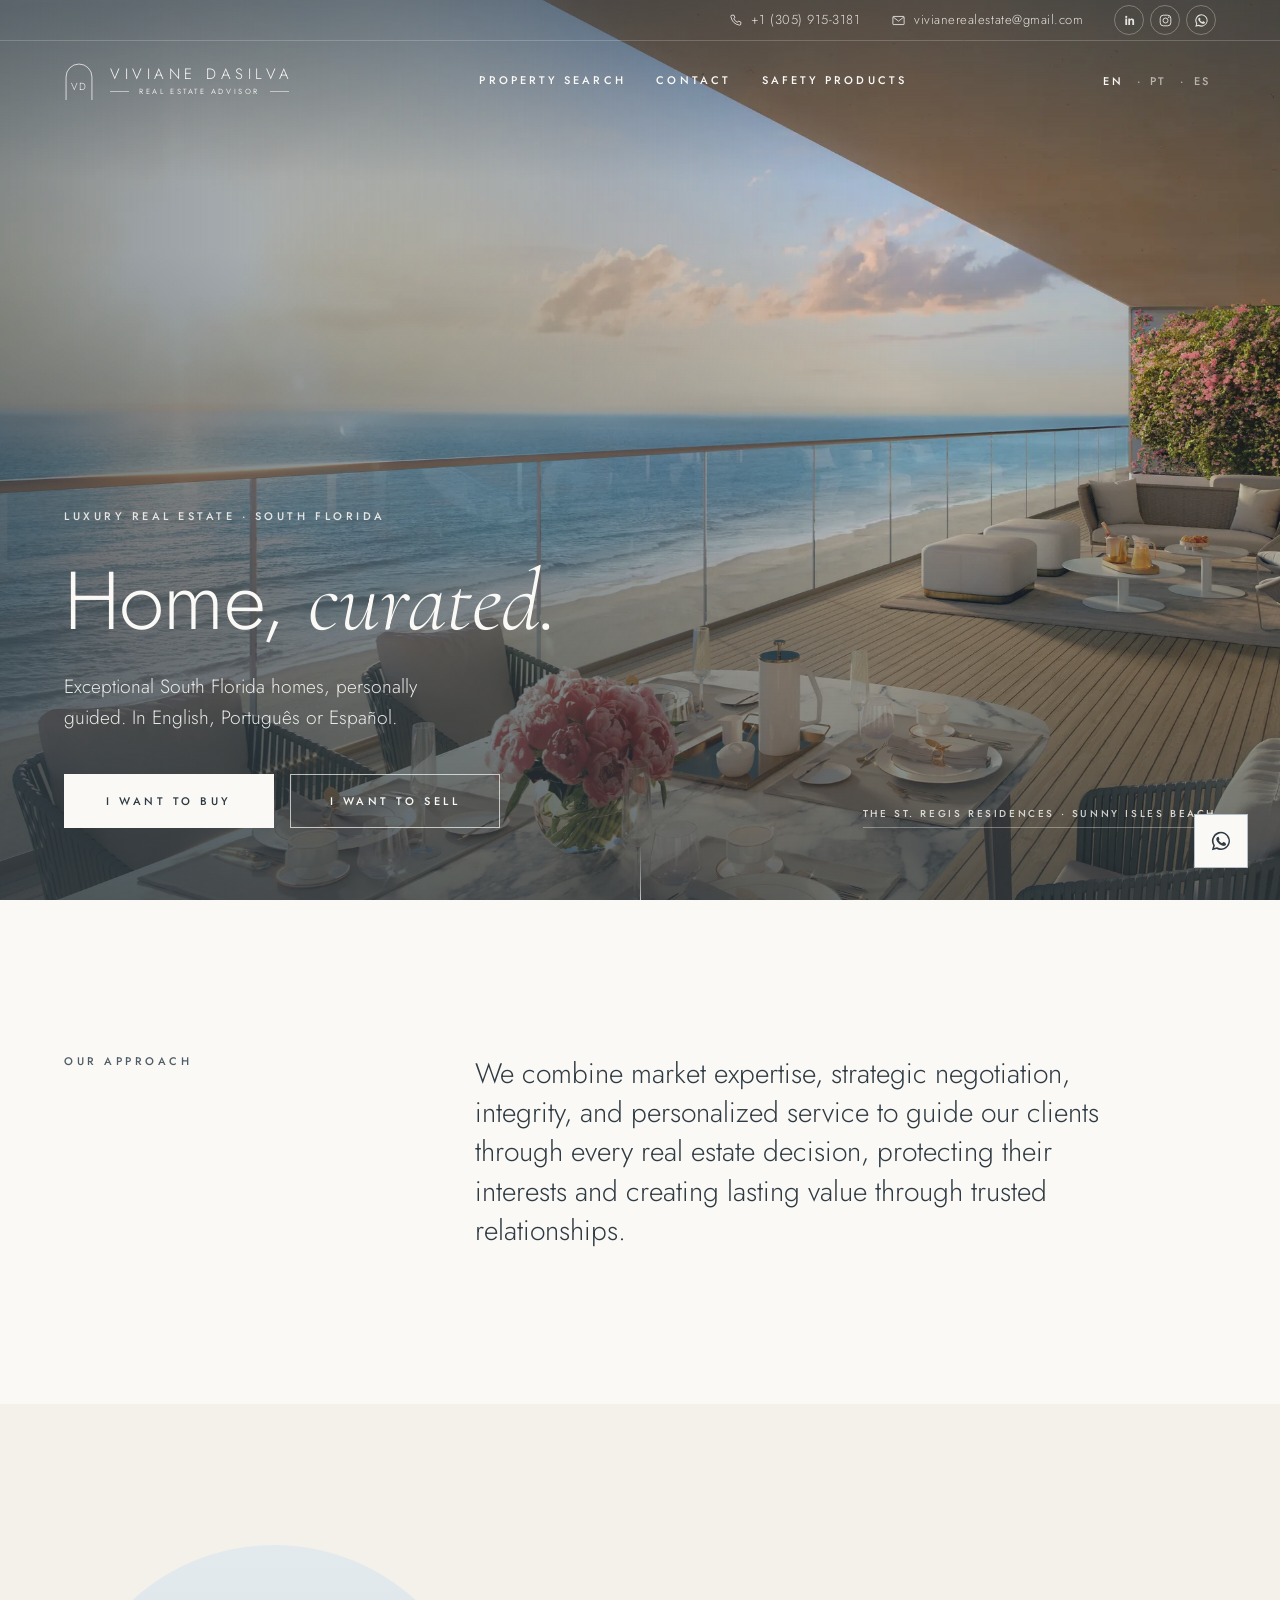
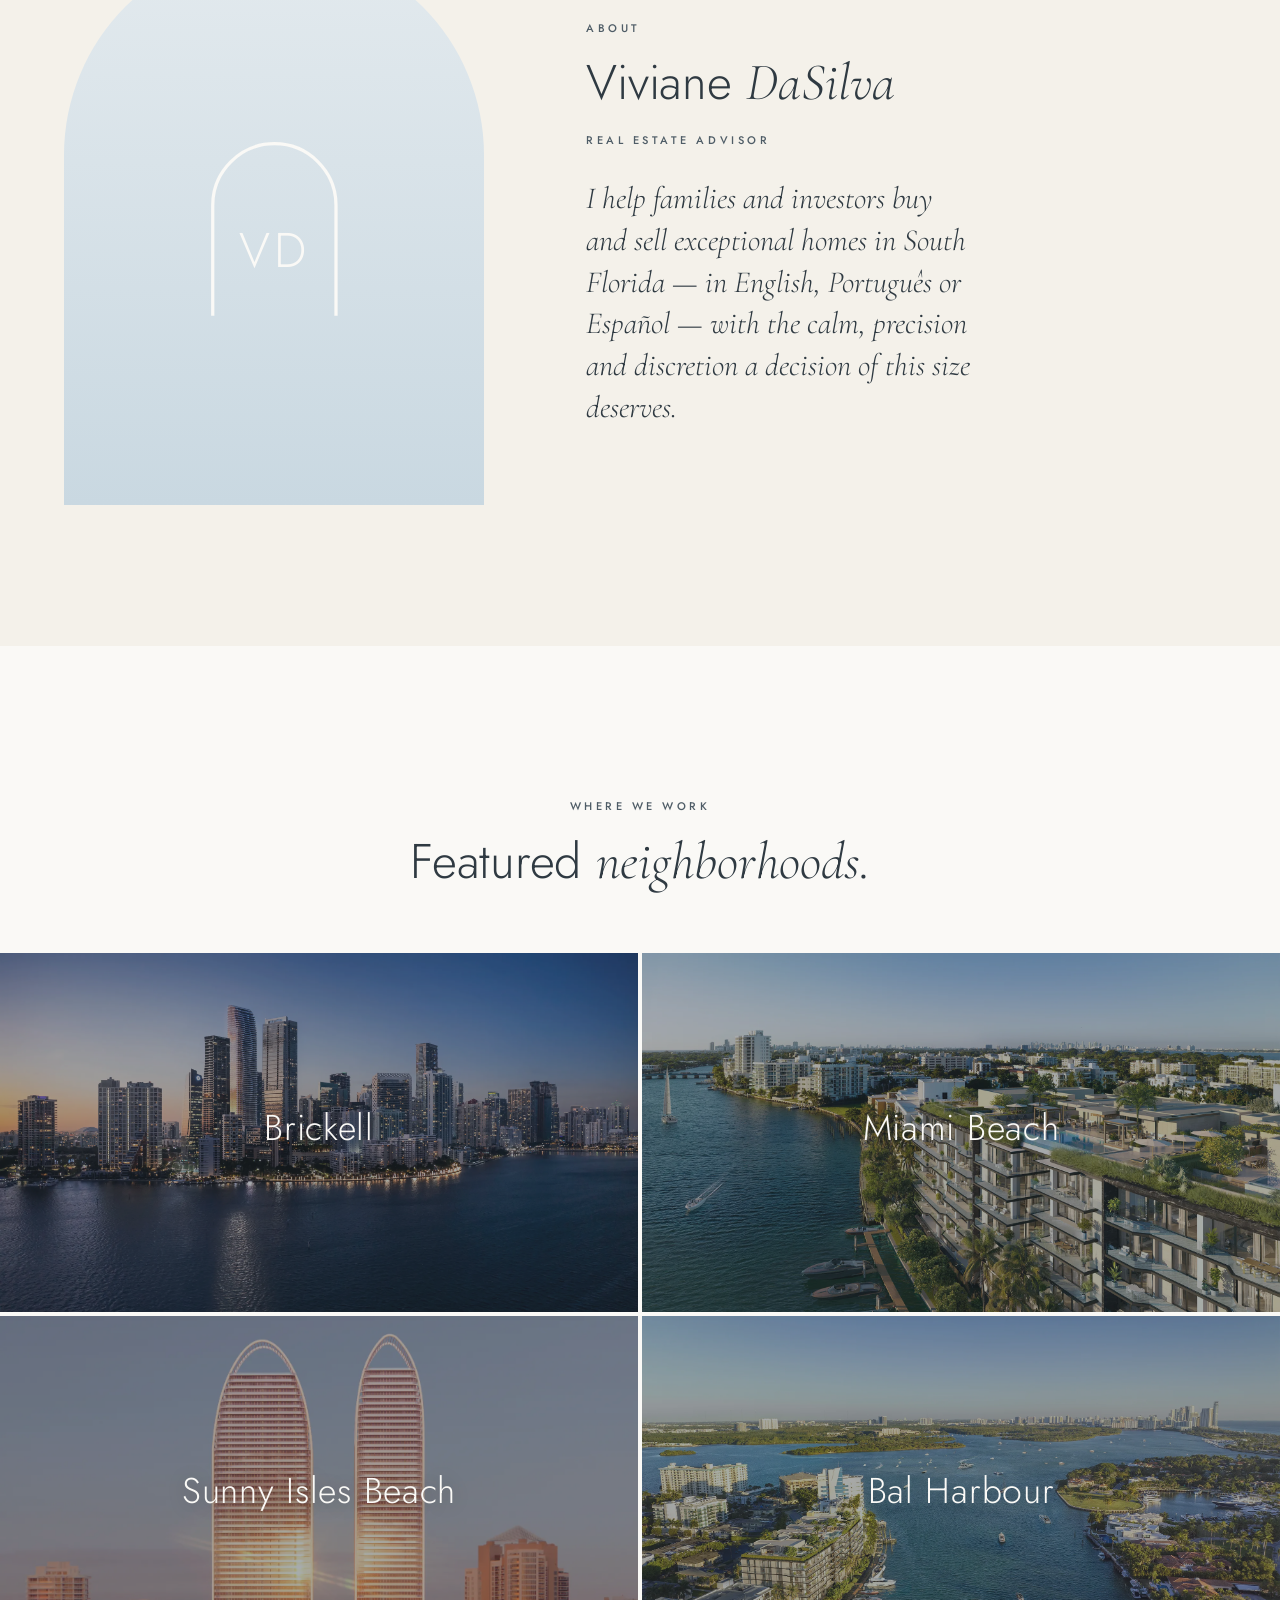
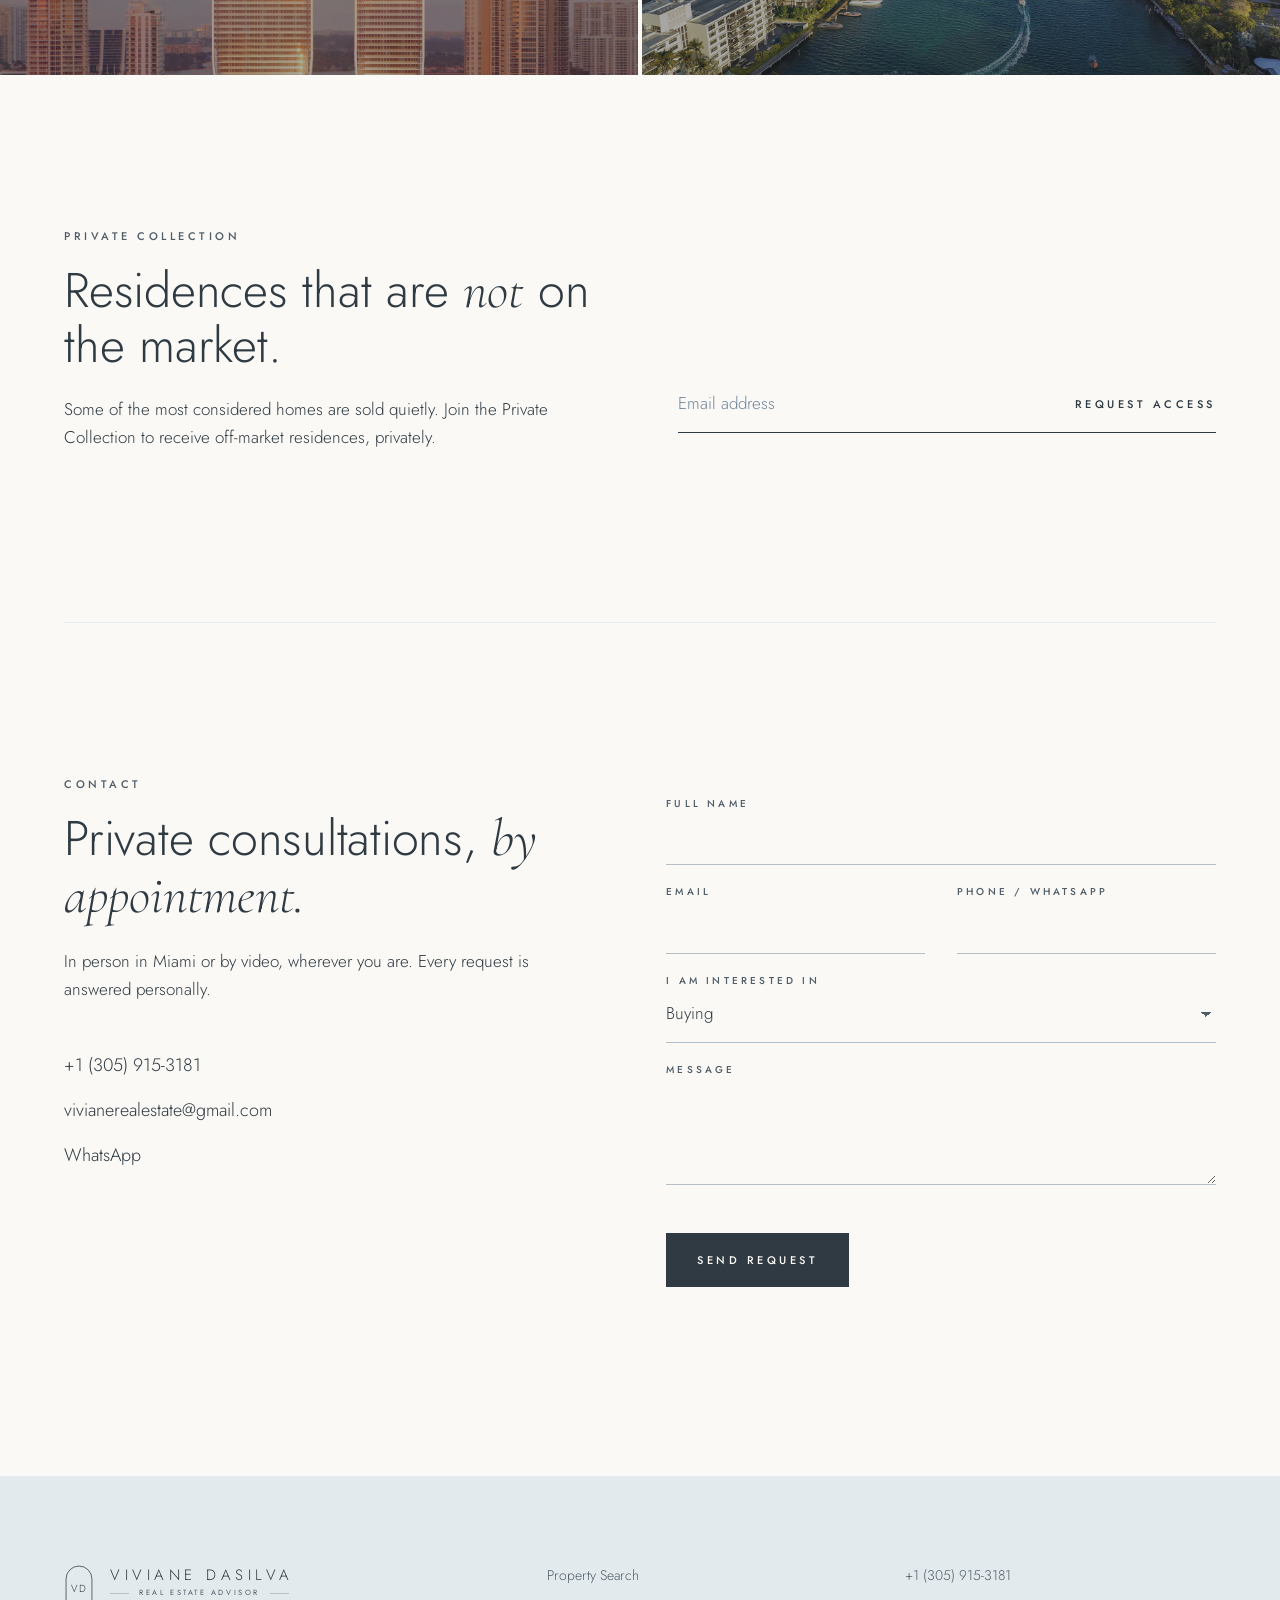
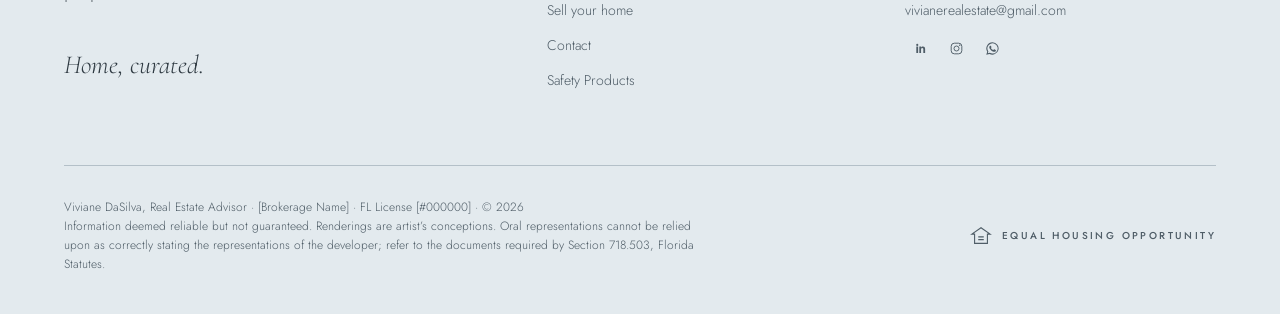
<file: index.html>
<!doctype html>
<html lang="en">
<head>
  <meta charset="utf-8">
  <meta name="viewport" content="width=device-width, initial-scale=1, viewport-fit=cover">
  <title>Viviane DaSilva — Real Estate Advisor · Luxury Homes in South Florida</title>
  <meta name="description" content="Viviane DaSilva, Real Estate Advisor. Exceptional South Florida homes, personally guided — in English, Português and Español.">
  <meta name="theme-color" content="#FAF9F6">
  <meta property="og:title" content="Viviane DaSilva — Home, curated.">
  <meta property="og:description" content="Exceptional South Florida homes, personally guided. EN · PT · ES">
  <meta property="og:image" content="assets/img/st-regis-sunny-isles/terrace.webp">
  <link rel="icon" href="assets/favicon.svg" type="image/svg+xml">
  <link rel="preconnect" href="https://fonts.googleapis.com">
  <link rel="preconnect" href="https://fonts.gstatic.com" crossorigin>
  <link href="https://fonts.googleapis.com/css2?family=Cormorant+Garamond:ital,wght@1,300;1,400&family=Jost:wght@300;400;500&display=swap" rel="stylesheet">
  <link rel="preload" as="image" href="assets/img/st-regis-sunny-isles/terrace.webp">
  <link rel="stylesheet" href="assets/css/style.css">
</head>
<body class="on-hero" data-page="home">

<header class="site-header"></header>

<main id="top">
  <!-- Hero -->
  <section class="hero">
    <img class="hero__bg" src="assets/img/st-regis-sunny-isles/terrace.webp" alt="Oceanfront terrace at The St. Regis Residences, Sunny Isles Beach" fetchpriority="high">
    <div class="hero__shade" aria-hidden="true"></div>
    <div class="container hero__content">
      <div class="hero__text">
        <p class="label" data-i18n="hero.eyebrow">Luxury Real Estate · South Florida</p>
        <h1 class="display" data-i18n-html="hero.title">Home, <em>curated.</em></h1>
        <p class="lede" data-i18n="hero.lede">Exceptional South Florida homes, personally guided.</p>
        <div class="hero__actions">
          <a class="btn btn--light-solid" href="search.html?type=sale" data-keep-lang data-i18n="hero.buy">I want to buy</a>
          <a class="btn btn--light" href="sell.html" data-keep-lang data-i18n="hero.sell">I want to sell</a>
        </div>
      </div>
      <a class="hero__credit" href="residence.html?id=st-regis-sunny-isles" data-keep-lang>The St. Regis Residences · Sunny Isles Beach</a>
    </div>
    <span class="hero__scroll" aria-hidden="true"></span>
  </section>

  <!-- Intro -->
  <section class="section container">
    <div class="intro reveal">
      <p class="label" data-i18n="intro.label">Our Approach</p>
      <p class="statement" data-i18n="intro.text"></p>
    </div>
  </section>

  <!-- About -->
  <section class="band band--cream" id="about">
    <div class="container about">
      <div class="reveal">
        <!-- Replace with natural-light portrait (light background, white / light blue / grey wardrobe) -->
        <figure class="arch portrait" aria-hidden="true"><svg class="mark" viewBox="0 0 44 56"><path d="M3 56V22a19 19 0 0 1 38 0v34" fill="none" stroke="currentColor" stroke-width="1"/><text x="22" y="41" text-anchor="middle" font-family="Jost, sans-serif" font-weight="300" font-size="15" letter-spacing="1.2" fill="currentColor">VD</text></svg></figure>
      </div>
      <div class="reveal">
        <p class="label" data-i18n="about.label">About</p>
        <h2 class="h2" data-i18n-html="about.title">Viviane <em>DaSilva</em></h2>
        <p class="role" data-i18n="about.role">Real Estate Advisor</p>
        <blockquote data-i18n="about.text"></blockquote>
      </div>
    </div>
  </section>

  <!-- Neighborhoods -->
  <section class="hoods-section" id="neighborhoods">
    <div class="container hoods-head reveal">
      <p class="label" data-i18n="hoods.label">Where we work</p>
      <h2 class="h2" data-i18n-html="hoods.title">Featured <em>neighborhoods.</em></h2>
    </div>
    <ul class="hoods">
      <li><a class="hood" href="search.html?q=Brickell" data-keep-lang>
        <img src="assets/img/1428-brickell/bay.webp" alt="" loading="lazy" decoding="async">
        <span class="hood__name">Brickell</span></a></li>
      <!-- TODO: temporary photo (Bay Harbor waterfront) — replace with a Miami Beach photo -->
      <li><a class="hood" href="search.html?q=Miami%20Beach" data-keep-lang>
        <img src="assets/img/bay-harbor-towers/rooftop.webp" alt="" loading="lazy" decoding="async">
        <span class="hood__name">Miami Beach</span></a></li>
      <li><a class="hood" href="search.html?q=Sunny%20Isles%20Beach" data-keep-lang>
        <img src="assets/img/st-regis-sunny-isles/hero.webp" alt="" loading="lazy" decoding="async" style="object-position: 50% 22%">
        <span class="hood__name">Sunny Isles Beach</span></a></li>
      <li><a class="hood" href="search.html?q=Bal%20Harbour" data-keep-lang>
        <img src="assets/img/bay-harbor-towers/aerial.webp" alt="" loading="lazy" decoding="async">
        <span class="hood__name">Bal Harbour</span></a></li>
    </ul>
  </section>

  <!-- Private Collection -->
  <section class="section container">
    <div class="pc reveal">
      <div>
        <p class="label" data-i18n="pc.label">Private Collection</p>
        <h2 class="h2" data-i18n-html="pc.title"></h2>
        <p data-i18n="pc.text"></p>
      </div>
      <form data-form="pc" novalidate>
        <div class="pc-form">
          <label class="sr-only" for="pc-email" data-i18n="pc.email">Email address</label>
          <input id="pc-email" type="email" required autocomplete="email" data-i18n-ph="pc.email" placeholder="Email address">
          <button class="btn" type="submit" data-i18n="pc.submit">Request access</button>
        </div>
        <p class="form-ok" role="status" aria-live="polite"></p>
      </form>
    </div>
  </section>

  <div class="container"><hr class="rule"></div>

  <!-- Contact -->
  <section class="section container" id="contact">
    <div class="contact">
      <div class="reveal">
        <p class="label" data-i18n="contact.label">Contact</p>
        <h2 class="h2" data-i18n-html="contact.title"></h2>
        <p data-i18n="contact.text"></p>
        <div class="contact-lines">
          <a data-tel href="#"></a>
          <a data-mail href="#"></a>
          <a data-wa href="#" target="_blank" rel="noopener">WhatsApp</a>
        </div>
      </div>
      <form class="contact-form reveal" data-form="contact" novalidate>
        <div class="form-fields">
          <label class="field"><span data-i18n="form.name">Full name</span><input name="name" required autocomplete="name"></label>
          <div class="row">
            <label class="field"><span data-i18n="form.email">Email</span><input name="email" type="email" required autocomplete="email"></label>
            <label class="field"><span data-i18n="form.phone">Phone / WhatsApp</span><input name="phone" type="tel" autocomplete="tel"></label>
          </div>
          <label class="field"><span data-i18n="form.interest">I am interested in</span>
            <select name="interest">
              <option data-i18n="form.opt.buy">Buying</option>
              <option data-i18n="form.opt.sell">Selling</option>
              <option data-i18n="form.opt.invest">Investing</option>
              <option data-i18n="form.opt.relocate">Relocating</option>
            </select>
          </label>
          <label class="field"><span data-i18n="form.message">Message</span><textarea name="message" rows="3"></textarea></label>
          <button class="btn btn--solid" type="submit" data-i18n="form.submit">Send request</button>
        </div>
        <p class="form-ok" role="status" aria-live="polite"></p>
      </form>
    </div>
  </section>
</main>

<footer class="site-footer"></footer>

<a class="wa" data-wa href="#" target="_blank" rel="noopener" aria-label="WhatsApp">
  <svg viewBox="0 0 24 24" aria-hidden="true"><path fill="currentColor" d="M12.04 2a9.9 9.9 0 0 0-8.5 15l-1.5 5 5.1-1.4A9.9 9.9 0 1 0 12.04 2Zm0 18.1a8.2 8.2 0 0 1-4.2-1.2l-.3-.2-3 .8.8-2.9-.2-.3a8.2 8.2 0 1 1 6.9 3.8Zm4.5-6.1c-.2-.1-1.5-.7-1.7-.8-.2-.1-.4-.1-.6.1l-.8 1c-.1.2-.3.2-.5.1a6.7 6.7 0 0 1-3.3-2.9c-.3-.4.2-.4.7-1.4.1-.2 0-.3 0-.4l-.8-1.8c-.2-.5-.4-.4-.6-.4h-.5a1 1 0 0 0-.7.3 3 3 0 0 0-.9 2.2 5.2 5.2 0 0 0 1.1 2.7 11.8 11.8 0 0 0 4.5 4c1.7.7 2.3.8 3.2.6.5-.1 1.5-.6 1.7-1.2.2-.6.2-1.1.2-1.2-.1-.1-.3-.2-.5-.3Z"/></svg>
</a>

<script src="assets/js/i18n.js"></script>
<script src="assets/js/listings.js"></script>
<script src="assets/js/main.js"></script>
</body>
</html>
</file>
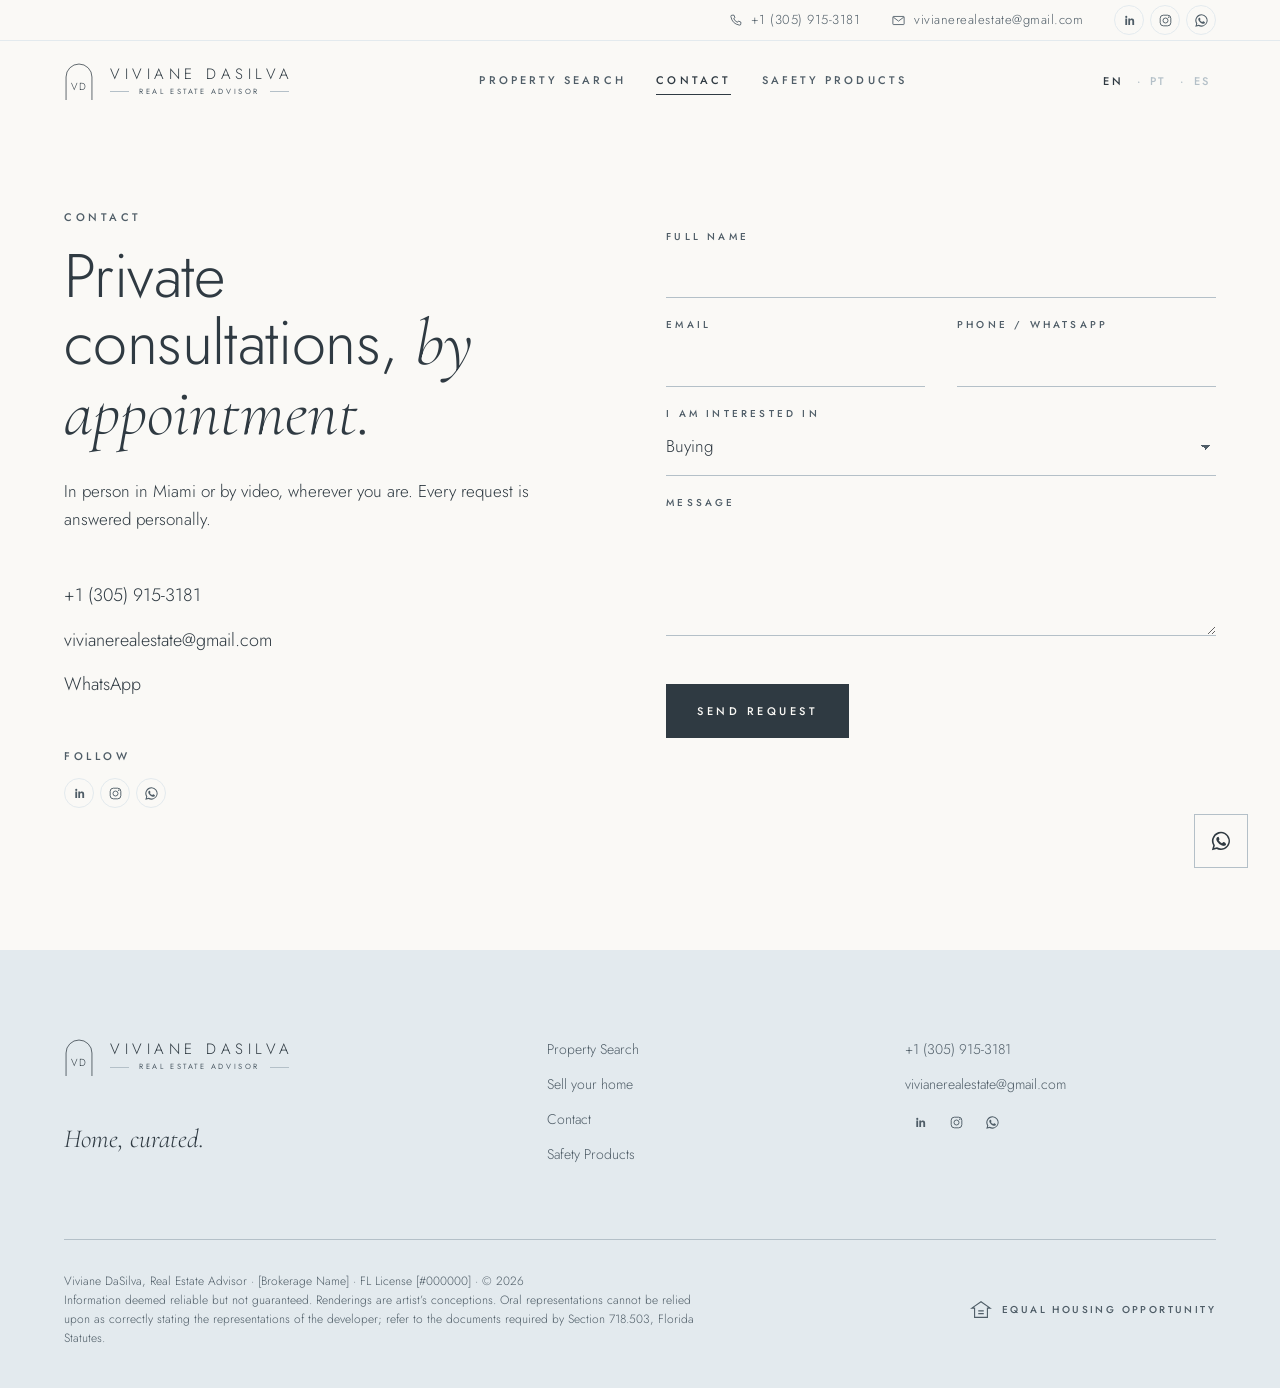
<file: contact.html>
<!doctype html>
<html lang="en">
<head>
  <meta charset="utf-8">
  <meta name="viewport" content="width=device-width, initial-scale=1, viewport-fit=cover">
  <title>Contact — Viviane DaSilva · Real Estate Advisor</title>
  <meta name="description" content="Private consultations with Viviane DaSilva, in person in Miami or by video — in English, Português and Español.">
  <meta name="theme-color" content="#FAF9F6">
  <link rel="icon" href="assets/favicon.svg" type="image/svg+xml">
  <link rel="preconnect" href="https://fonts.googleapis.com">
  <link rel="preconnect" href="https://fonts.gstatic.com" crossorigin>
  <link href="https://fonts.googleapis.com/css2?family=Cormorant+Garamond:ital,wght@1,300;1,400&family=Jost:wght@300;400;500&display=swap" rel="stylesheet">
  <link rel="stylesheet" href="assets/css/style.css">
</head>
<body data-page="contact">

<header class="site-header"></header>

<main>
  <section class="page container">
    <div class="contact">
      <div class="reveal">
        <p class="label" data-i18n="contact.label">Contact</p>
        <h1 class="h1" data-i18n-html="contact.title"></h1>
        <p data-i18n="contact.text"></p>
        <div class="contact-lines">
          <a data-tel href="#"></a>
          <a data-mail href="#"></a>
          <a data-wa href="#" target="_blank" rel="noopener">WhatsApp</a>
        </div>
        <p class="label contact-follow" data-i18n="contact.follow">Follow</p>
        <div class="tb-social contact-social">
          <a class="tb-icon" data-social="linkedin" href="#" target="_blank" rel="noopener" aria-label="LinkedIn"><svg viewBox="0 0 24 24" aria-hidden="true"><path fill="currentColor" d="M5.3 8.9h2.9V19H5.3zM6.8 4.5a1.7 1.7 0 1 1 0 3.4 1.7 1.7 0 0 1 0-3.4ZM10.1 8.9h2.8v1.4c.4-.8 1.4-1.6 2.9-1.6 3 0 3.6 2 3.6 4.6V19h-2.9v-5c0-1.2 0-2.7-1.7-2.7s-1.9 1.3-1.9 2.6V19h-2.8z"/></svg></a>
          <a class="tb-icon" data-social="instagram" href="#" target="_blank" rel="noopener" aria-label="Instagram"><svg viewBox="0 0 24 24" aria-hidden="true"><rect x="3.5" y="3.5" width="17" height="17" rx="5" fill="none" stroke="currentColor" stroke-width="1.5"/><circle cx="12" cy="12" r="4" fill="none" stroke="currentColor" stroke-width="1.5"/><circle cx="17.2" cy="6.8" r="1.1" fill="currentColor"/></svg></a>
          <a class="tb-icon" data-wa href="#" target="_blank" rel="noopener" aria-label="WhatsApp"><svg viewBox="0 0 24 24" aria-hidden="true"><path fill="currentColor" d="M12.04 2a9.9 9.9 0 0 0-8.5 15l-1.5 5 5.1-1.4A9.9 9.9 0 1 0 12.04 2Zm0 18.1a8.2 8.2 0 0 1-4.2-1.2l-.3-.2-3 .8.8-2.9-.2-.3a8.2 8.2 0 1 1 6.9 3.8Zm4.5-6.1c-.2-.1-1.5-.7-1.7-.8-.2-.1-.4-.1-.6.1l-.8 1c-.1.2-.3.2-.5.1a6.7 6.7 0 0 1-3.3-2.9c-.3-.4.2-.4.7-1.4.1-.2 0-.3 0-.4l-.8-1.8c-.2-.5-.4-.4-.6-.4h-.5a1 1 0 0 0-.7.3 3 3 0 0 0-.9 2.2 5.2 5.2 0 0 0 1.1 2.7 11.8 11.8 0 0 0 4.5 4c1.7.7 2.3.8 3.2.6.5-.1 1.5-.6 1.7-1.2.2-.6.2-1.1.2-1.2-.1-.1-.3-.2-.5-.3Z"/></svg></a>
        </div>
      </div>
      <form class="contact-form reveal" data-form="contact" novalidate>
        <div class="form-fields">
          <label class="field"><span data-i18n="form.name">Full name</span><input name="name" required autocomplete="name"></label>
          <div class="row">
            <label class="field"><span data-i18n="form.email">Email</span><input name="email" type="email" required autocomplete="email"></label>
            <label class="field"><span data-i18n="form.phone">Phone / WhatsApp</span><input name="phone" type="tel" autocomplete="tel"></label>
          </div>
          <label class="field"><span data-i18n="form.interest">I am interested in</span>
            <select name="interest">
              <option data-i18n="form.opt.buy">Buying</option>
              <option data-i18n="form.opt.sell">Selling</option>
              <option data-i18n="form.opt.invest">Investing</option>
              <option data-i18n="form.opt.relocate">Relocating</option>
            </select>
          </label>
          <label class="field"><span data-i18n="form.message">Message</span><textarea name="message" rows="4"></textarea></label>
          <button class="btn btn--solid" type="submit" data-i18n="form.submit">Send request</button>
        </div>
        <p class="form-ok" role="status" aria-live="polite"></p>
      </form>
    </div>
  </section>
</main>

<footer class="site-footer"></footer>

<a class="wa" data-wa href="#" target="_blank" rel="noopener" aria-label="WhatsApp">
  <svg viewBox="0 0 24 24" aria-hidden="true"><path fill="currentColor" d="M12.04 2a9.9 9.9 0 0 0-8.5 15l-1.5 5 5.1-1.4A9.9 9.9 0 1 0 12.04 2Zm0 18.1a8.2 8.2 0 0 1-4.2-1.2l-.3-.2-3 .8.8-2.9-.2-.3a8.2 8.2 0 1 1 6.9 3.8Zm4.5-6.1c-.2-.1-1.5-.7-1.7-.8-.2-.1-.4-.1-.6.1l-.8 1c-.1.2-.3.2-.5.1a6.7 6.7 0 0 1-3.3-2.9c-.3-.4.2-.4.7-1.4.1-.2 0-.3 0-.4l-.8-1.8c-.2-.5-.4-.4-.6-.4h-.5a1 1 0 0 0-.7.3 3 3 0 0 0-.9 2.2 5.2 5.2 0 0 0 1.1 2.7 11.8 11.8 0 0 0 4.5 4c1.7.7 2.3.8 3.2.6.5-.1 1.5-.6 1.7-1.2.2-.6.2-1.1.2-1.2-.1-.1-.3-.2-.5-.3Z"/></svg>
</a>

<script src="assets/js/i18n.js"></script>
<script src="assets/js/listings.js"></script>
<script src="assets/js/main.js"></script>
</body>
</html>
</file>
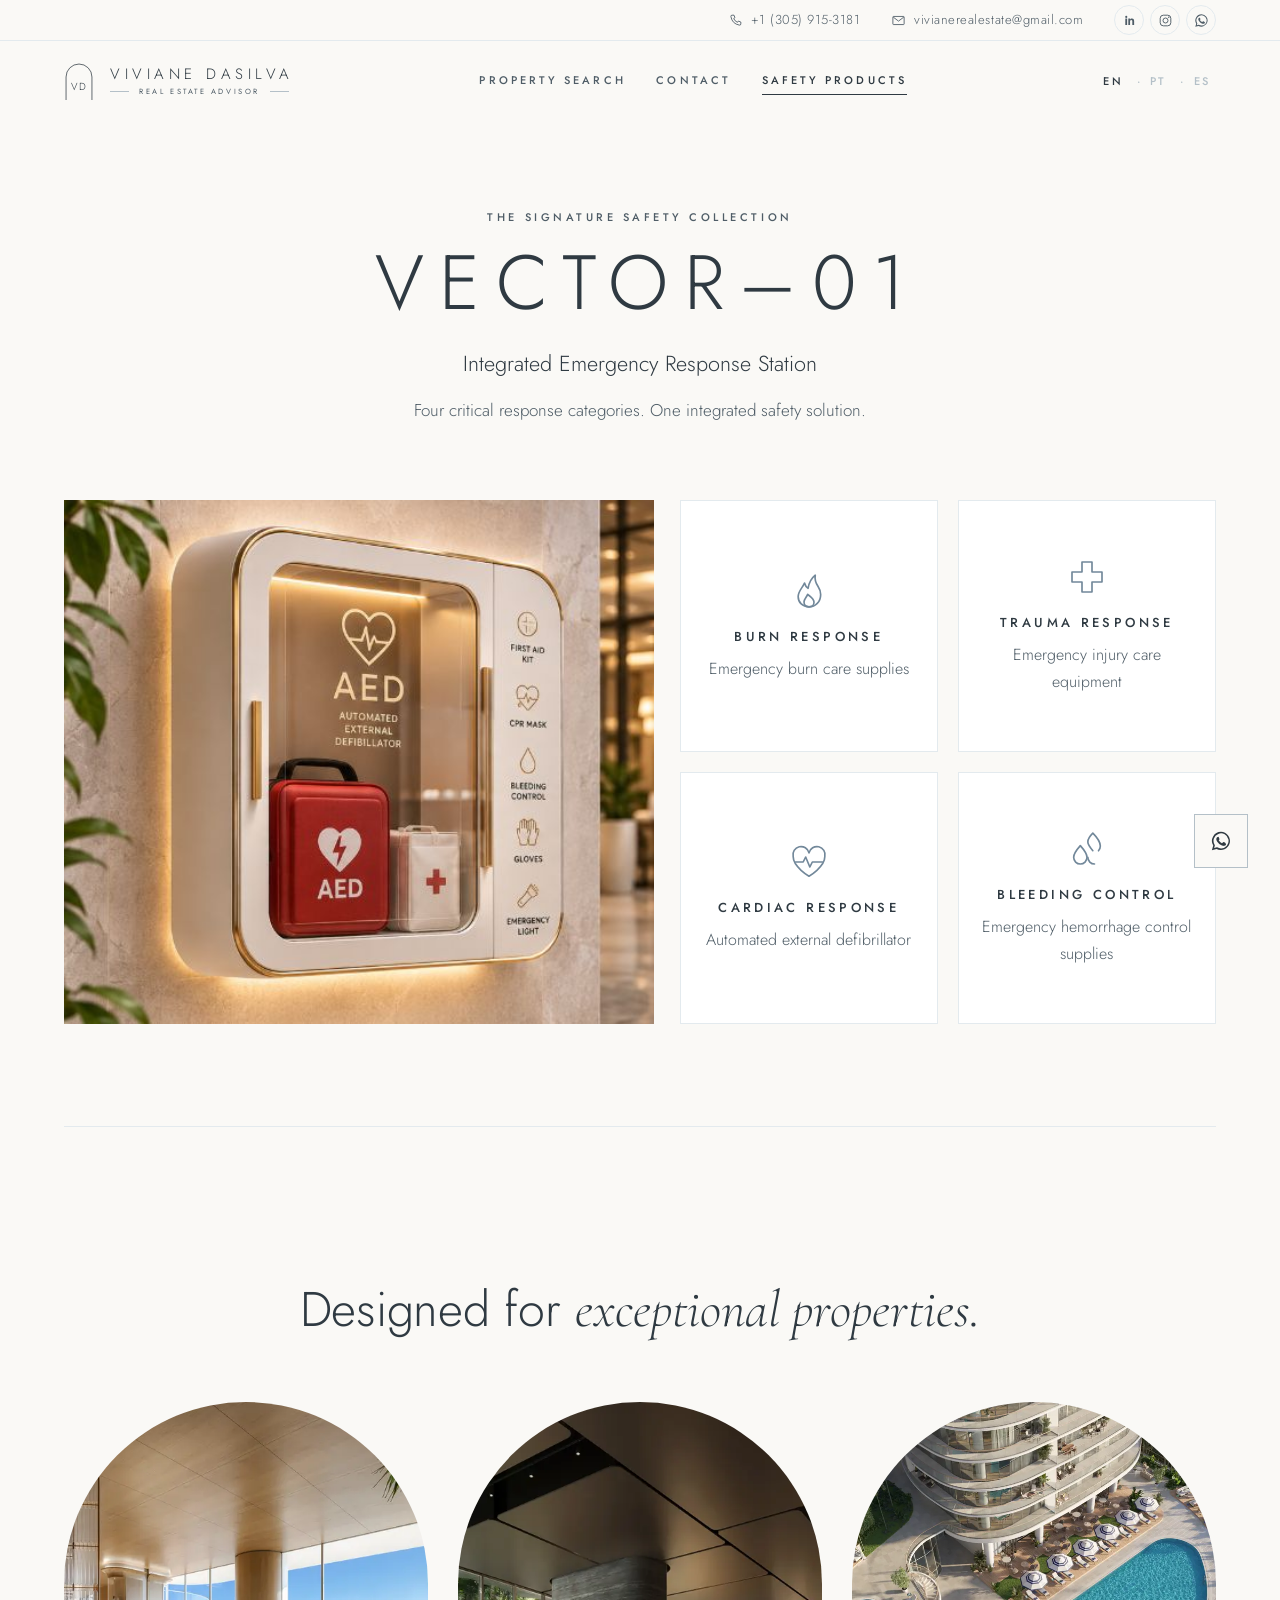
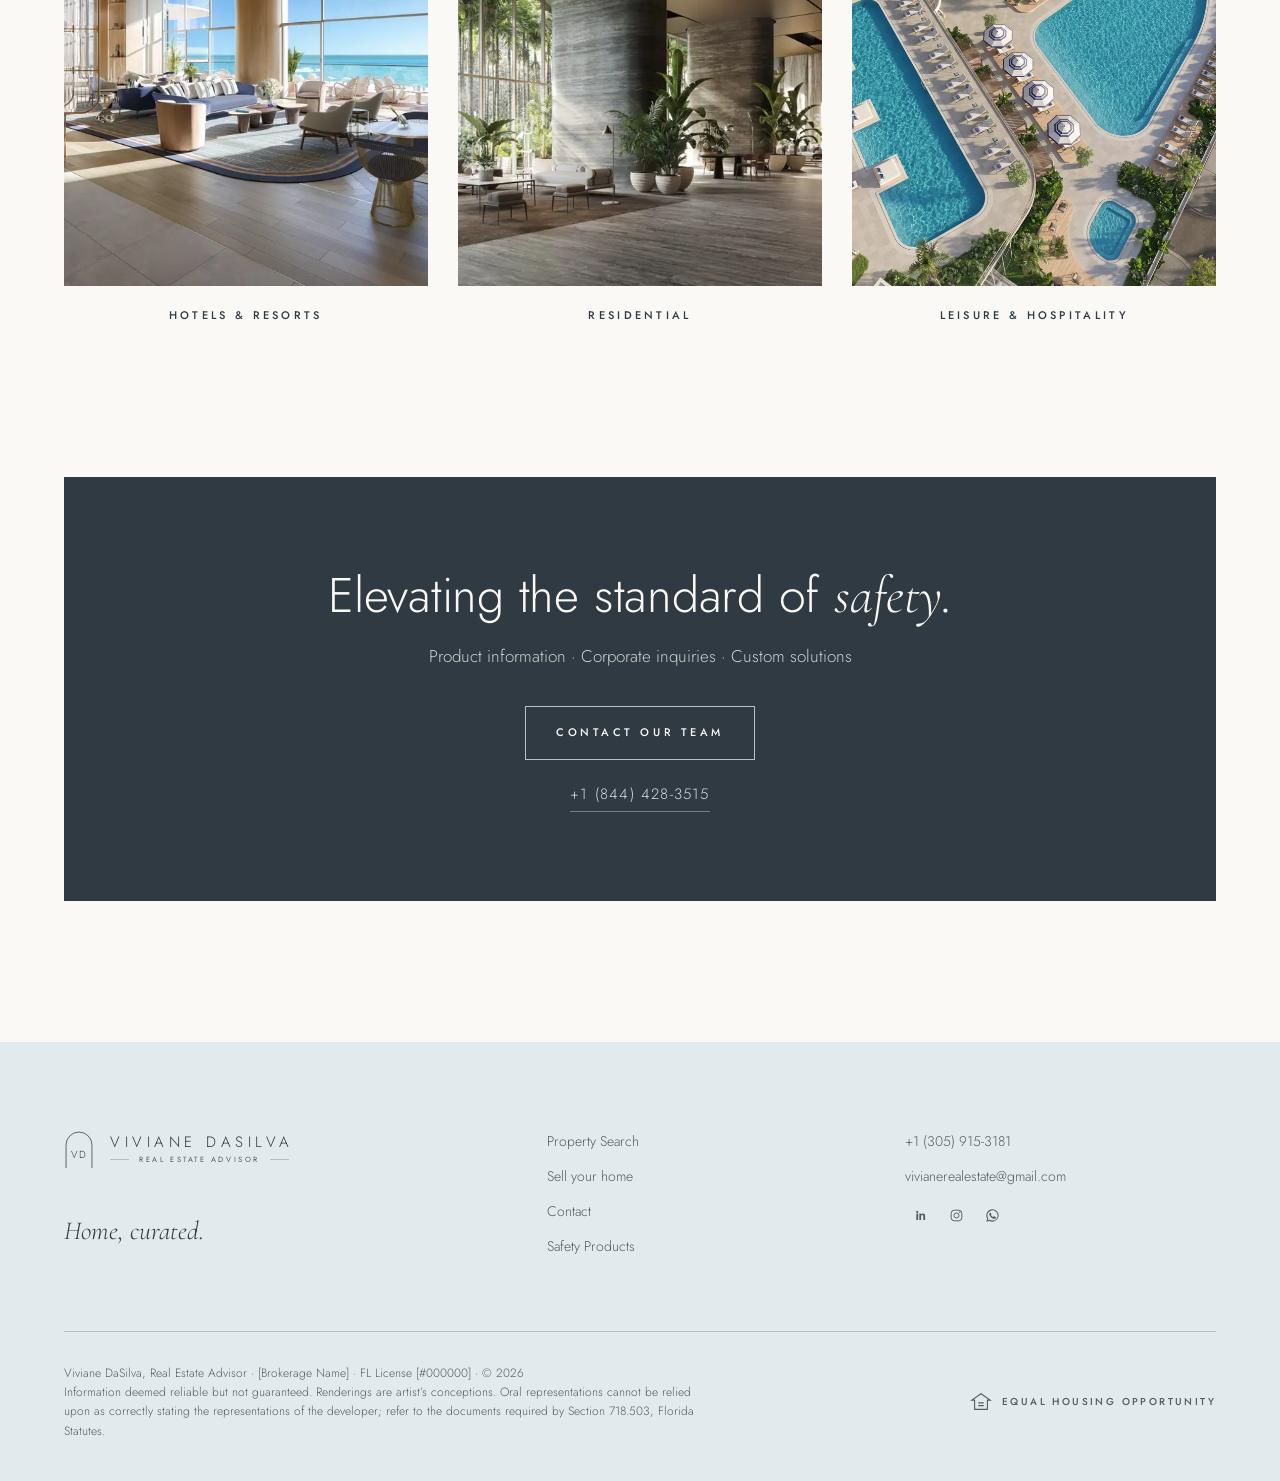
<file: safety.html>
<!doctype html>
<html lang="en">
<head>
  <meta charset="utf-8">
  <meta name="viewport" content="width=device-width, initial-scale=1, viewport-fit=cover">
  <title>VECTOR–01 · Safety Products — Viviane DaSilva</title>
  <meta name="description" content="VECTOR–01, the Integrated Emergency Response Station: burn, trauma, cardiac and bleeding-control response in one solution for exceptional properties.">
  <meta name="theme-color" content="#FAF9F6">
  <link rel="icon" href="assets/favicon.svg" type="image/svg+xml">
  <link rel="preconnect" href="https://fonts.googleapis.com">
  <link rel="preconnect" href="https://fonts.gstatic.com" crossorigin>
  <link href="https://fonts.googleapis.com/css2?family=Cormorant+Garamond:ital,wght@1,300;1,400&family=Jost:wght@300;400;500&display=swap" rel="stylesheet">
  <link rel="stylesheet" href="assets/css/style.css">
</head>
<body data-page="safety">

<header class="site-header"></header>

<!-- Every WhatsApp link inside <main> goes to the Safety Products line: SITE.safetyWhatsapp -->
<main data-wa-number="safetyWhatsapp" data-wa-msg="wa.msg.safety">
  <section class="page container safety-hero">
    <p class="label reveal" data-i18n="safety.label">The Signature Safety Collection</p>
    <h1 class="safety-title reveal" data-i18n="safety.title">VECTOR–01</h1>
    <p class="safety-sub reveal" data-i18n="safety.sub">Integrated Emergency Response Station</p>
    <p class="safety-text reveal" data-i18n="safety.text">Four critical response categories. One integrated safety solution.</p>

    <div class="safety-product">
      <!-- Replace with the original high-resolution photo (min. 1600px wide), same file name -->
      <figure class="safety-photo reveal"><img src="assets/img/safety/vector-01.jpg" alt="VECTOR–01 wall-mounted emergency response station with AED, first aid kit, CPR mask, bleeding control, gloves and emergency light" width="516" height="458" fetchpriority="high"></figure>
      <ul class="safety-grid reveal">
      <li>
        <svg viewBox="0 0 48 48" aria-hidden="true"><path d="M24 43c-7.7 0-13-5.2-13-12.2 0-6.6 5-10.4 7.6-16.3.8 3 2.4 5 4.3 6.3C24 13.6 27 8.6 31.5 5c-1 6.2 1 10.2 3.4 13.7 1.7 2.6 3.1 5.4 3.1 9.4C38 37 31.8 43 24 43Z" fill="none" stroke="currentColor" stroke-width="2" stroke-linejoin="round"/><path d="M24 43c-3.6 0-6-2.5-6-5.8 0-3.6 3-5.6 4.4-9.2 2.6 2.4 7.6 5 7.6 9.4 0 3.2-2.5 5.6-6 5.6Z" fill="none" stroke="currentColor" stroke-width="2" stroke-linejoin="round"/></svg>
        <h2 data-i18n="safety.1.t">Burn response</h2>
        <p data-i18n="safety.1.d">Emergency burn care supplies</p>
      </li>
      <li>
        <svg viewBox="0 0 48 48" aria-hidden="true"><path d="M18 6h12v12h12v12H30v12H18V30H6V18h12Z" fill="none" stroke="currentColor" stroke-width="2" stroke-linejoin="round"/></svg>
        <h2 data-i18n="safety.2.t">Trauma response</h2>
        <p data-i18n="safety.2.d">Emergency injury care equipment</p>
      </li>
      <li>
        <svg viewBox="0 0 48 48" aria-hidden="true"><path d="M24 41S5 30 5 17.5A9.5 9.5 0 0 1 24 13a9.5 9.5 0 0 1 19 4.5C43 30 24 41 24 41Z" fill="none" stroke="currentColor" stroke-width="2" stroke-linejoin="round"/><path d="M8 24h9l3-6 5 12 3-6h12" fill="none" stroke="currentColor" stroke-width="2" stroke-linejoin="round" stroke-linecap="round"/></svg>
        <h2 data-i18n="safety.3.t">Cardiac response</h2>
        <p data-i18n="safety.3.d">Automated external defibrillator</p>
      </li>
      <li>
        <svg viewBox="0 0 48 48" aria-hidden="true"><path d="M16 42a8 8 0 0 1-8-8c0-5 8-14 8-14s8 9 8 14a8 8 0 0 1-8 8Z" fill="none" stroke="currentColor" stroke-width="2" stroke-linejoin="round"/><path d="M33 42a8 8 0 0 1-8-8M31 26c-3-3.6-6-7.2-6-10.5C25 11 31 5 31 5s9 9 9 15.5c0 2.2-.8 4.2-2.2 5.6" fill="none" stroke="currentColor" stroke-width="2" stroke-linejoin="round" stroke-linecap="round"/></svg>
        <h2 data-i18n="safety.4.t">Bleeding control</h2>
        <p data-i18n="safety.4.d">Emergency hemorrhage control supplies</p>
      </li>
    </ul>
    </div>
  </section>

  <div class="container"><hr class="rule"></div>

  <section class="section container safety-uses">
    <h2 class="h2 reveal" data-i18n-html="safety.uses">Designed for <em>exceptional properties.</em></h2>
    <ul class="uses reveal">
      <li><figure class="arch"><img src="assets/img/st-regis-sunny-isles/lobby-sm.webp" alt="" loading="lazy" decoding="async"></figure><p data-i18n="safety.u1">Hotels &amp; Resorts</p></li>
      <li><figure class="arch"><img src="assets/img/1428-brickell/lobby-sm.webp" alt="" loading="lazy" decoding="async"></figure><p data-i18n="safety.u2">Residential</p></li>
      <li><figure class="arch"><img src="assets/img/cipriani-residences/aerialpool-sm.webp" alt="" loading="lazy" decoding="async"></figure><p data-i18n="safety.u3">Leisure &amp; Hospitality</p></li>
    </ul>
  </section>

  <section class="container safety-cta-wrap">
    <div class="safety-cta reveal">
      <h2 class="h2" data-i18n-html="safety.cta.t">Elevating the standard of <em>safety.</em></h2>
      <p data-i18n="safety.cta.d">Product information · Corporate inquiries · Custom solutions</p>
      <div class="safety-cta__actions">
        <a class="btn btn--light" data-wa href="#" target="_blank" rel="noopener" data-i18n="safety.cta.btn">Contact our team</a>
        <a class="safety-cta__tel" href="tel:+18444283515">+1 (844) 428-3515</a>
      </div>
    </div>
  </section>

  <a class="wa" data-wa href="#" target="_blank" rel="noopener" aria-label="WhatsApp">
    <svg viewBox="0 0 24 24" aria-hidden="true"><path fill="currentColor" d="M12.04 2a9.9 9.9 0 0 0-8.5 15l-1.5 5 5.1-1.4A9.9 9.9 0 1 0 12.04 2Zm0 18.1a8.2 8.2 0 0 1-4.2-1.2l-.3-.2-3 .8.8-2.9-.2-.3a8.2 8.2 0 1 1 6.9 3.8Zm4.5-6.1c-.2-.1-1.5-.7-1.7-.8-.2-.1-.4-.1-.6.1l-.8 1c-.1.2-.3.2-.5.1a6.7 6.7 0 0 1-3.3-2.9c-.3-.4.2-.4.7-1.4.1-.2 0-.3 0-.4l-.8-1.8c-.2-.5-.4-.4-.6-.4h-.5a1 1 0 0 0-.7.3 3 3 0 0 0-.9 2.2 5.2 5.2 0 0 0 1.1 2.7 11.8 11.8 0 0 0 4.5 4c1.7.7 2.3.8 3.2.6.5-.1 1.5-.6 1.7-1.2.2-.6.2-1.1.2-1.2-.1-.1-.3-.2-.5-.3Z"/></svg>
  </a>
</main>

<footer class="site-footer"></footer>

<script src="assets/js/i18n.js"></script>
<script src="assets/js/listings.js"></script>
<script src="assets/js/main.js"></script>
</body>
</html>
</file>
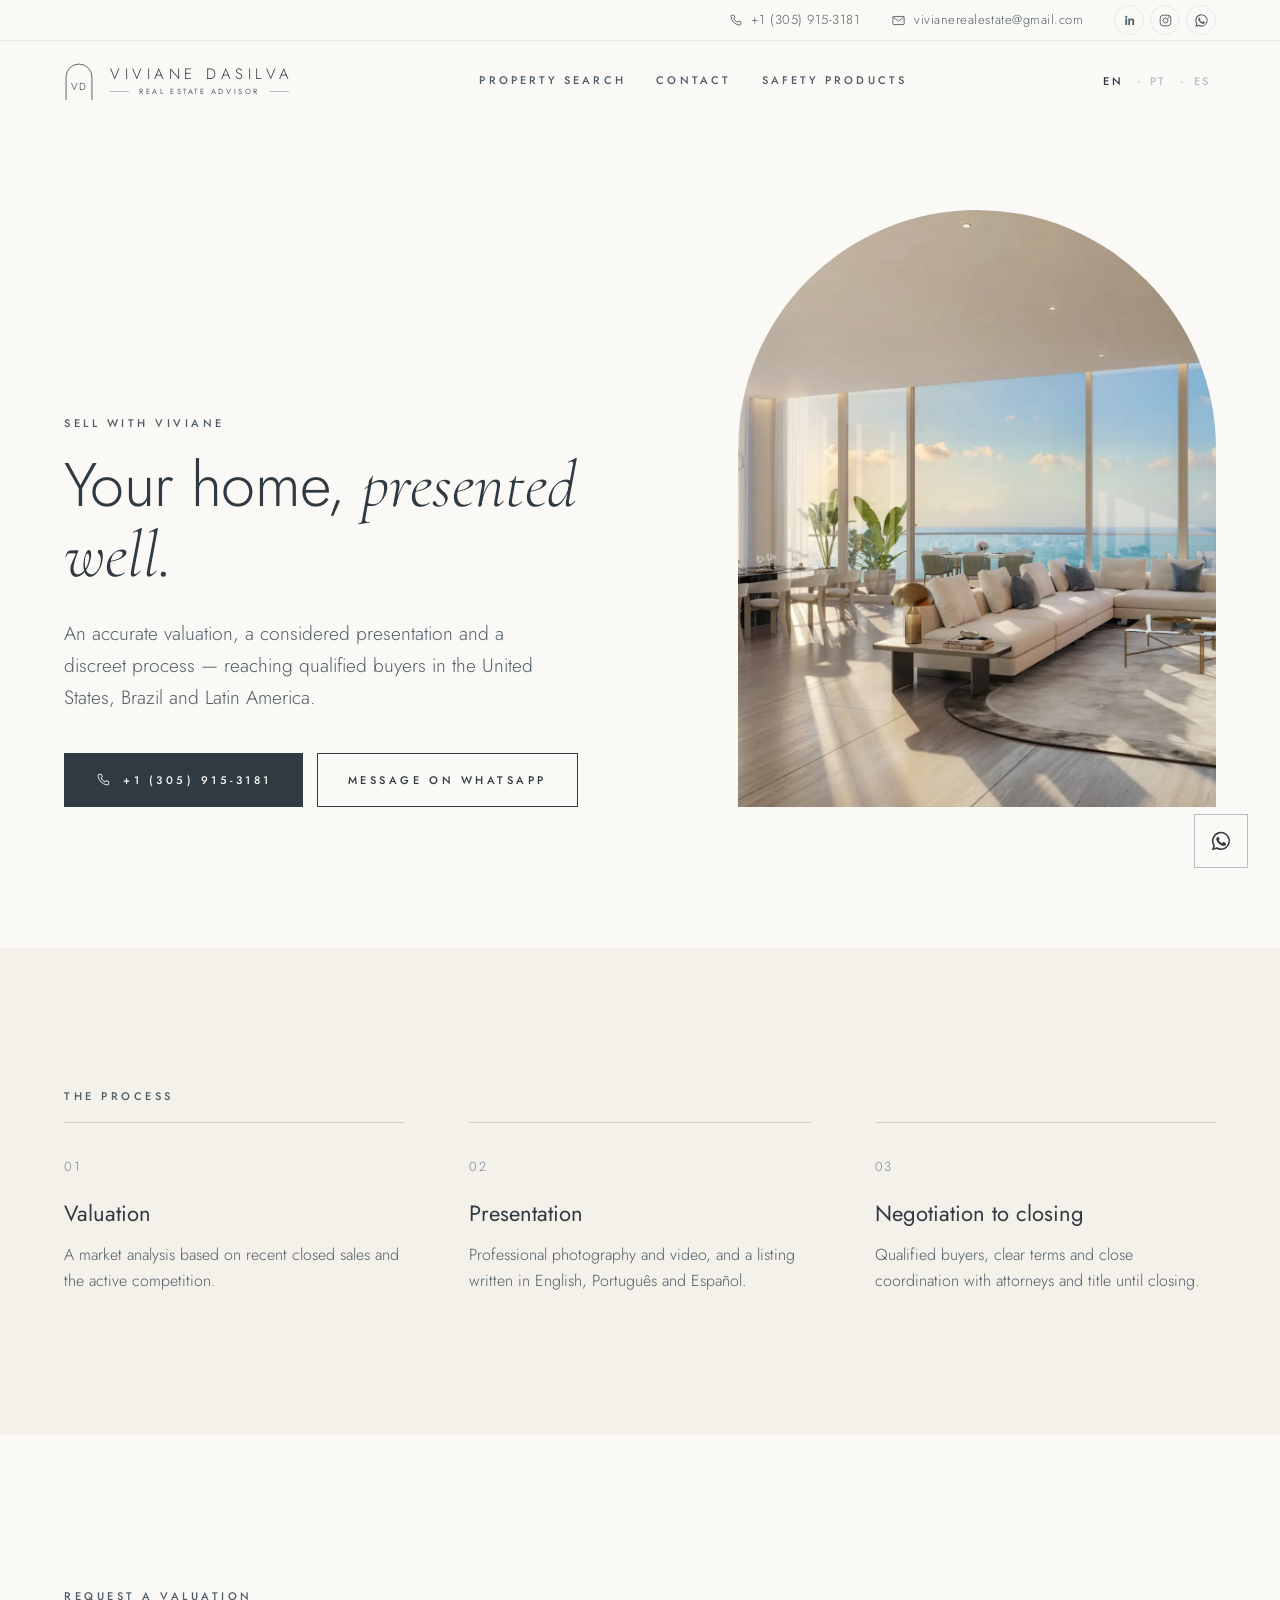
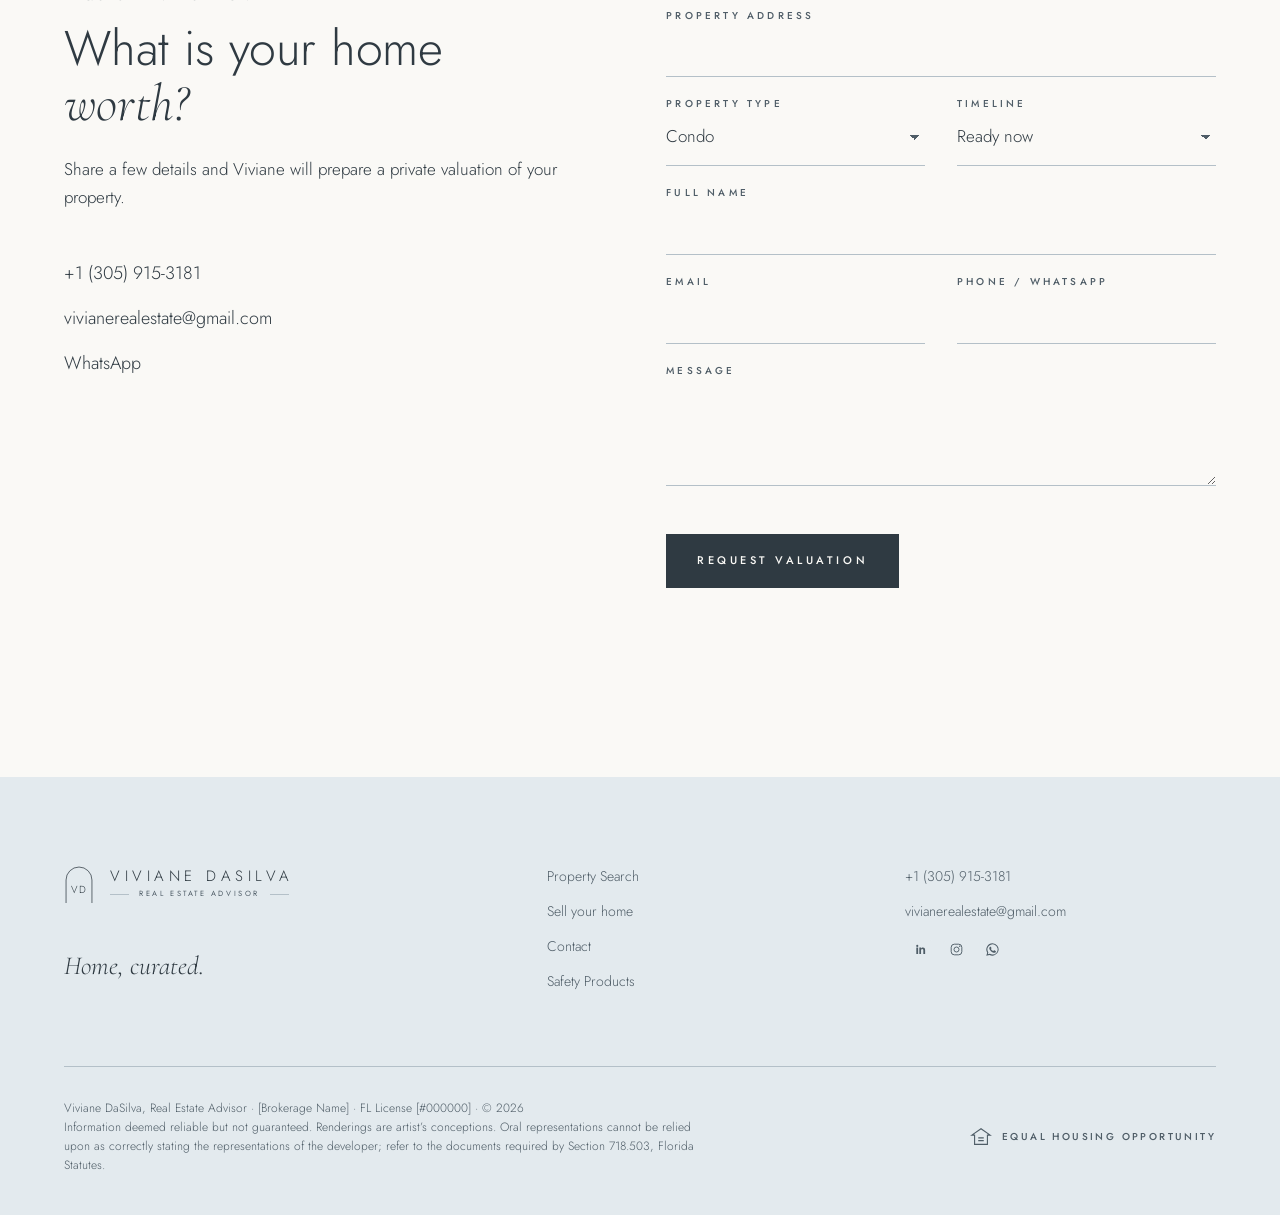
<file: sell.html>
<!doctype html>
<html lang="en">
<head>
  <meta charset="utf-8">
  <meta name="viewport" content="width=device-width, initial-scale=1, viewport-fit=cover">
  <title>Sell Your Home — Viviane DaSilva · South Florida</title>
  <meta name="description" content="Sell your South Florida home with Viviane DaSilva: accurate valuation, considered presentation and a discreet process — in English, Português and Español.">
  <meta name="theme-color" content="#FAF9F6">
  <link rel="icon" href="assets/favicon.svg" type="image/svg+xml">
  <link rel="preconnect" href="https://fonts.googleapis.com">
  <link rel="preconnect" href="https://fonts.gstatic.com" crossorigin>
  <link href="https://fonts.googleapis.com/css2?family=Cormorant+Garamond:ital,wght@1,300;1,400&family=Jost:wght@300;400;500&display=swap" rel="stylesheet">
  <link rel="stylesheet" href="assets/css/style.css">
</head>
<body data-page="sell">

<header class="site-header"></header>

<main data-wa-msg="wa.msg.sell">
  <section class="page container sell-hero">
    <div class="reveal">
      <p class="label" data-i18n="sell.label">Sell with Viviane</p>
      <h1 class="h1" data-i18n-html="sell.title"></h1>
      <p class="lede" data-i18n="sell.text"></p>
      <div class="sell-actions">
        <a class="btn btn--solid" data-tel-link href="#">
          <svg viewBox="0 0 24 24" aria-hidden="true"><path d="M6.6 3.5h3l1.5 4-2 1.3a11 11 0 0 0 6.1 6.1l1.3-2 4 1.5v3a2 2 0 0 1-2.2 2A17 17 0 0 1 4.6 5.7a2 2 0 0 1 2-2.2Z" fill="none" stroke="currentColor" stroke-width="1.4" stroke-linejoin="round"/></svg>
          <span data-tel-text></span>
        </a>
        <a class="btn" data-wa href="#" target="_blank" rel="noopener" data-i18n="sell.wa">Message on WhatsApp</a>
      </div>
    </div>
    <figure class="arch sell-hero__img reveal"><img src="assets/img/st-regis-sunny-isles/living.webp" alt="" fetchpriority="high"></figure>
  </section>

  <section class="band band--cream">
    <div class="container">
      <p class="label reveal" data-i18n="sell.steps">The process</p>
      <ul class="steps reveal">
        <li><span class="n">01</span><h3 data-i18n="sell.1.t"></h3><p data-i18n="sell.1.d"></p></li>
        <li><span class="n">02</span><h3 data-i18n="sell.2.t"></h3><p data-i18n="sell.2.d"></p></li>
        <li><span class="n">03</span><h3 data-i18n="sell.3.t"></h3><p data-i18n="sell.3.d"></p></li>
      </ul>
    </div>
  </section>

  <section class="section container">
    <div class="contact">
      <div class="reveal">
        <p class="label" data-i18n="sell.form.label">Request a valuation</p>
        <h2 class="h2" data-i18n-html="sell.form.title"></h2>
        <p data-i18n="sell.form.text"></p>
        <div class="contact-lines">
          <a data-tel href="#"></a>
          <a data-mail href="#"></a>
          <a data-wa href="#" target="_blank" rel="noopener">WhatsApp</a>
        </div>
      </div>
      <form class="contact-form reveal" data-form="sell" novalidate>
        <div class="form-fields">
          <label class="field"><span data-i18n="form.address">Property address</span><input name="address" required autocomplete="street-address"></label>
          <div class="row">
            <label class="field"><span data-i18n="form.ptype">Property type</span>
              <select name="type">
                <option data-i18n="form.opt.condo">Condo</option>
                <option data-i18n="form.opt.house">Single-family home</option>
                <option data-i18n="form.opt.town">Townhouse</option>
                <option data-i18n="form.opt.land">Land</option>
              </select>
            </label>
            <label class="field"><span data-i18n="form.timeline">Timeline</span>
              <select name="timeline">
                <option data-i18n="form.opt.now">Ready now</option>
                <option data-i18n="form.opt.6m">Within 6 months</option>
                <option data-i18n="form.opt.12m">Within 12 months</option>
                <option data-i18n="form.opt.explore">Just exploring</option>
              </select>
            </label>
          </div>
          <label class="field"><span data-i18n="form.name">Full name</span><input name="name" required autocomplete="name"></label>
          <div class="row">
            <label class="field"><span data-i18n="form.email">Email</span><input name="email" type="email" required autocomplete="email"></label>
            <label class="field"><span data-i18n="form.phone">Phone / WhatsApp</span><input name="phone" type="tel" autocomplete="tel"></label>
          </div>
          <label class="field"><span data-i18n="form.message">Message</span><textarea name="message" rows="3"></textarea></label>
          <button class="btn btn--solid" type="submit" data-i18n="sell.submit">Request valuation</button>
        </div>
        <p class="form-ok" role="status" aria-live="polite"></p>
      </form>
    </div>
  </section>

  <a class="wa" data-wa href="#" target="_blank" rel="noopener" aria-label="WhatsApp">
    <svg viewBox="0 0 24 24" aria-hidden="true"><path fill="currentColor" d="M12.04 2a9.9 9.9 0 0 0-8.5 15l-1.5 5 5.1-1.4A9.9 9.9 0 1 0 12.04 2Zm0 18.1a8.2 8.2 0 0 1-4.2-1.2l-.3-.2-3 .8.8-2.9-.2-.3a8.2 8.2 0 1 1 6.9 3.8Zm4.5-6.1c-.2-.1-1.5-.7-1.7-.8-.2-.1-.4-.1-.6.1l-.8 1c-.1.2-.3.2-.5.1a6.7 6.7 0 0 1-3.3-2.9c-.3-.4.2-.4.7-1.4.1-.2 0-.3 0-.4l-.8-1.8c-.2-.5-.4-.4-.6-.4h-.5a1 1 0 0 0-.7.3 3 3 0 0 0-.9 2.2 5.2 5.2 0 0 0 1.1 2.7 11.8 11.8 0 0 0 4.5 4c1.7.7 2.3.8 3.2.6.5-.1 1.5-.6 1.7-1.2.2-.6.2-1.1.2-1.2-.1-.1-.3-.2-.5-.3Z"/></svg>
  </a>
</main>

<footer class="site-footer"></footer>

<script src="assets/js/i18n.js"></script>
<script src="assets/js/listings.js"></script>
<script src="assets/js/main.js"></script>
</body>
</html>
</file>
<file: assets/css/style.css>
/* Viviane DaSilva — Coastal Mist */
:root {
  --off-white: #FAF9F6;
  --cream: #F4F1EA;
  --mist: #E3EAEE;
  --sky: #C9D8E1;
  --silver: #B4C0C8;
  --harbor: #72889A;
  --slate: #4F5D67;
  --deep: #2F3A42;
  --sans: 'Jost', system-ui, sans-serif;
  --serif: 'Cormorant Garamond', Georgia, serif;
  --gutter: clamp(20px, 5vw, 72px);
  --max: 1320px;
  --ease: cubic-bezier(.2, .7, .1, 1);
  --topbar-h: 40px;
  --nav-h: 80px;
  --header-h: calc(var(--topbar-h) + var(--nav-h));
}

*, *::before, *::after { box-sizing: border-box; }
html { scroll-behavior: smooth; -webkit-text-size-adjust: 100%; }
body {
  margin: 0;
  background: var(--off-white);
  color: var(--deep);
  font: 300 17px/1.65 var(--sans);
  -webkit-font-smoothing: antialiased;
  text-rendering: optimizeLegibility;
}
img { display: block; max-width: 100%; height: auto; }
a { color: inherit; text-decoration: none; }
button { font: inherit; color: inherit; background: none; border: 0; cursor: pointer; padding: 0; }
:focus-visible { outline: 1px solid var(--harbor); outline-offset: 4px; }
::selection { background: var(--sky); }

.container { width: 100%; max-width: var(--max); margin: 0 auto; padding: 0 var(--gutter); }

/* ---------- Type ---------- */
em { font-family: var(--serif); font-style: italic; font-weight: 300; letter-spacing: 0; }
.label {
  margin: 0 0 18px;
  font: 500 11px/1.4 var(--sans);
  letter-spacing: .32em;
  text-transform: uppercase;
  color: var(--slate);
}
.display {
  margin: 0;
  font-weight: 300;
  font-size: clamp(44px, 6.4vw, 92px);
  line-height: 1.02;
  letter-spacing: -.01em;
}
.display em { font-size: 1.08em; }
.h2 {
  margin: 0 0 24px;
  font-weight: 300;
  font-size: clamp(32px, 3.8vw, 54px);
  line-height: 1.08;
  letter-spacing: -.005em;
}
.h2 em { font-size: 1.08em; }
.lede { font-size: clamp(18px, 1.5vw, 20px); color: var(--slate); max-width: 34ch; margin: 28px 0 0; }
.body-lg { font-size: clamp(18px, 1.5vw, 21px); line-height: 1.6; max-width: 58ch; margin: 0; }
.fine { font-size: 12px; color: var(--slate); letter-spacing: .02em; }
p { max-width: 64ch; }

.link {
  display: inline-block;
  font: 500 11px/1 var(--sans);
  letter-spacing: .32em;
  text-transform: uppercase;
  padding-bottom: 8px;
  border-bottom: 1px solid var(--silver);
  transition: border-color .4s var(--ease), color .4s var(--ease);
}
.link:hover { border-color: var(--deep); }

.btn {
  display: inline-flex; align-items: center; justify-content: center;
  min-height: 54px; padding: 0 30px;
  font: 500 11px/1 var(--sans); letter-spacing: .32em; text-transform: uppercase;
  border: 1px solid var(--deep);
  transition: background .4s var(--ease), color .4s var(--ease);
}
.btn:hover { background: var(--deep); color: var(--off-white); }
.btn--solid { background: var(--deep); color: var(--off-white); }
.btn--solid:hover { background: var(--slate); border-color: var(--slate); }

/* ---------- Logo ---------- */
.logo { display: inline-flex; align-items: center; gap: 16px; color: var(--deep); }
.logo .mark { width: 30px; height: auto; flex: none; }
.logo .word { display: flex; flex-direction: column; align-items: center; gap: 6px; }
.logo .name {
  font-weight: 300; font-size: 15px; letter-spacing: .30em; text-transform: uppercase; line-height: 1;
  margin-right: -.30em; white-space: nowrap;
}
.logo .title { white-space: nowrap;
  display: flex; align-items: center; gap: 10px; width: 100%;
  font-weight: 400; font-size: 7.5px; letter-spacing: .34em; text-transform: uppercase; color: var(--slate); line-height: 1;
}
.logo .title i { flex: 1; height: 1px; background: var(--silver); }

/* ---------- Header ---------- */
.site-header {
  position: fixed; inset: 0 0 auto; z-index: 50;
  background: rgba(250, 249, 246, 0);
  border-bottom: 1px solid transparent;
  transition: background .5s var(--ease), border-color .5s var(--ease);
}
.site-header.scrolled, body.menu-open .site-header {
  background: rgba(250, 249, 246, .94);
  -webkit-backdrop-filter: blur(10px); backdrop-filter: blur(10px);
  border-color: var(--mist);
}
.header-inner { display: flex; align-items: center; justify-content: space-between; height: var(--nav-h); gap: 32px; }
.topbar { border-bottom: 1px solid var(--mist); transition: border-color .5s var(--ease); }
.topbar__inner { display: flex; align-items: center; justify-content: flex-end; gap: clamp(16px, 2.4vw, 32px); height: var(--topbar-h); }
.tb-link { display: inline-flex; align-items: center; gap: 8px; font-size: 13px; letter-spacing: .04em; color: var(--slate); transition: color .3s; }
.tb-link:hover { color: var(--deep); }
.tb-link svg { width: 15px; height: 15px; flex: none; }
.tb-social { display: inline-flex; align-items: center; gap: 6px; }
.tb-icon { width: 30px; height: 30px; display: grid; place-items: center; border: 1px solid var(--mist); border-radius: 50%; color: var(--slate); transition: color .3s, border-color .3s, background .3s; }
.tb-icon:hover { color: var(--deep); border-color: var(--silver); }
.tb-icon svg { width: 15px; height: 15px; }
.nav a[aria-current="page"] { color: var(--deep); border-color: var(--deep); }
.nav { display: flex; align-items: center; gap: clamp(20px, 2.4vw, 40px); }
.nav a {
  font: 500 11px/1 var(--sans); letter-spacing: .28em; text-transform: uppercase; color: var(--slate);
  padding: 8px 0; border-bottom: 1px solid transparent; transition: color .3s, border-color .3s;
}
.nav a:hover { color: var(--deep); border-color: var(--silver); }
.header-tools { display: flex; align-items: center; gap: 28px; }
.lang { display: flex; align-items: center; gap: 2px; }
.lang button {
  font: 500 11px/1 var(--sans); letter-spacing: .2em; color: var(--silver);
  padding: 10px 6px; transition: color .3s;
}
.lang button + button::before { content: '·'; margin-right: 8px; color: var(--silver); }
.lang button[aria-pressed="true"], .lang button:hover { color: var(--deep); }
.menu-btn { display: none; width: 44px; height: 44px; position: relative; }
.menu-btn span { position: absolute; left: 10px; right: 10px; height: 1px; background: var(--deep); transition: transform .4s var(--ease), top .4s var(--ease); }
.menu-btn span:first-child { top: 18px; }
.menu-btn span:last-child { top: 26px; }
body.menu-open .menu-btn span:first-child { top: 22px; transform: rotate(45deg); }
body.menu-open .menu-btn span:last-child { top: 22px; transform: rotate(-45deg); }

/* ---------- Arch ---------- */
.arch { margin: 0; overflow: hidden; border-radius: 999px 999px 0 0; background: var(--mist); }
.arch img { width: 100%; height: 100%; object-fit: cover; }

/* ---------- Hero ---------- */
.hero { position: relative; height: 100vh; height: 100svh; min-height: 560px; display: flex; align-items: flex-end; overflow: hidden; background: var(--deep); color: var(--off-white); }
.hero__bg { position: absolute; inset: 0; width: 100%; height: 100%; object-fit: cover; object-position: 55% 55%; animation: settle 2.6s var(--ease) both; }
.hero__shade {
  position: absolute; inset: 0; pointer-events: none;
  background:
    linear-gradient(180deg, rgba(47, 58, 66, .45) 0%, rgba(47, 58, 66, 0) 20%),
    linear-gradient(90deg, rgba(47, 58, 66, .55) 0%, rgba(47, 58, 66, .25) 45%, rgba(47, 58, 66, 0) 70%),
    linear-gradient(0deg, rgba(47, 58, 66, .7) 0%, rgba(47, 58, 66, .3) 45%, rgba(47, 58, 66, 0) 72%);
}
.hero__content { position: relative; display: flex; justify-content: space-between; align-items: flex-end; gap: 40px; padding-bottom: clamp(48px, 8vh, 96px); }
.hero__text { max-width: 720px; animation: rise 1.6s .3s var(--ease) both; }
.hero .label { color: rgba(250, 249, 246, .86); margin-bottom: 28px; }
.hero .display { color: var(--off-white); }
.hero .lede { color: rgba(250, 249, 246, .9); margin-top: 24px; }
.hero__actions { display: flex; gap: 16px; flex-wrap: wrap; margin-top: 40px; }
.hero__credit { font: 500 10px/1.5 var(--sans); letter-spacing: .26em; text-transform: uppercase; color: rgba(250, 249, 246, .8); padding-bottom: 6px; border-bottom: 1px solid rgba(250, 249, 246, .35); white-space: nowrap; transition: color .3s, border-color .3s; }
.hero__credit:hover { color: var(--off-white); border-color: var(--off-white); }
.hero__scroll { position: absolute; left: 50%; bottom: 0; width: 1px; height: 56px; background: linear-gradient(rgba(250, 249, 246, 0), rgba(250, 249, 246, .7)); }
@keyframes rise { from { opacity: 0; transform: translateY(20px); } to { opacity: 1; transform: none; } }

/* Search empty state */
.search-empty { grid-column: 1 / -1; display: grid; gap: 32px; justify-items: start; padding: clamp(24px, 4vw, 48px) 0; }
.search-empty p { margin: 0; font-size: clamp(22px, 2.2vw, 30px); line-height: 1.32; max-width: 32ch; }
.search-empty__actions { display: flex; gap: 14px; flex-wrap: wrap; }

.btn--light { border-color: rgba(250, 249, 246, .7); color: var(--off-white); }
.btn--light:hover { background: var(--off-white); color: var(--deep); border-color: var(--off-white); }
.btn--light-solid { background: var(--off-white); border-color: var(--off-white); color: var(--deep); }
.btn--light-solid:hover { background: var(--sky); border-color: var(--sky); color: var(--deep); }

/* Header over the hero photo */
body.on-hero:not(.menu-open) .site-header:not(.scrolled) .logo,
body.on-hero:not(.menu-open) .site-header:not(.scrolled) .nav a,
body.on-hero:not(.menu-open) .site-header:not(.scrolled) .lang button[aria-pressed="true"],
body.on-hero:not(.menu-open) .site-header:not(.scrolled) .lang button:hover { color: var(--off-white); }
body.on-hero:not(.menu-open) .site-header:not(.scrolled) .logo .title { color: rgba(250, 249, 246, .85); }
body.on-hero:not(.menu-open) .site-header:not(.scrolled) .logo .title i { background: rgba(250, 249, 246, .55); }
body.on-hero:not(.menu-open) .site-header:not(.scrolled) .lang button,
body.on-hero:not(.menu-open) .site-header:not(.scrolled) .lang button + button::before { color: rgba(250, 249, 246, .6); }
body.on-hero:not(.menu-open) .site-header:not(.scrolled) .nav a:hover { border-color: rgba(250, 249, 246, .6); }
body.on-hero:not(.menu-open) .site-header:not(.scrolled) .menu-btn span { background: var(--off-white); }
body.on-hero:not(.menu-open) .site-header:not(.scrolled) .topbar { border-color: rgba(250, 249, 246, .2); }
body.on-hero:not(.menu-open) .site-header:not(.scrolled) .tb-link { color: rgba(250, 249, 246, .88); }
body.on-hero:not(.menu-open) .site-header:not(.scrolled) .tb-link:hover { color: var(--off-white); }
body.on-hero:not(.menu-open) .site-header:not(.scrolled) .tb-icon { color: rgba(250, 249, 246, .88); border-color: rgba(250, 249, 246, .3); }
body.on-hero:not(.menu-open) .site-header:not(.scrolled) .tb-icon:hover { color: var(--off-white); border-color: var(--off-white); }
@keyframes settle { from { transform: scale(1.08); opacity: 0; } to { transform: none; opacity: 1; } }
.hero .label { margin-bottom: 32px; }

/* ---------- Sections ---------- */
section { position: relative; }
.section { padding-top: clamp(88px, 12vw, 168px); padding-bottom: clamp(88px, 12vw, 168px); }
.rule { border: 0; border-top: 1px solid var(--mist); margin: 0; }
.intro { display: grid; grid-template-columns: 1fr 2fr; gap: 40px; }
.intro p.statement { margin: 0; font-size: clamp(22px, 2.2vw, 31px); line-height: 1.4; font-weight: 300; max-width: 40ch; }

.section-head { display: flex; justify-content: space-between; align-items: end; gap: 32px; margin-bottom: clamp(48px, 6vw, 80px); flex-wrap: wrap; }
.section-head .h2 { margin: 0; }
.section-head .fine { margin: 0; }

/* ---------- Cards ---------- */
.grid { display: grid; grid-template-columns: repeat(2, 1fr); gap: clamp(56px, 6vw, 96px) clamp(24px, 4vw, 64px); }
.card { display: block; }
.card__img { margin: 0; overflow: hidden; aspect-ratio: 4 / 3; background: var(--mist); }
.card__img img { width: 100%; height: 100%; object-fit: cover; transition: transform 1.4s var(--ease); }
.card:hover .card__img img { transform: scale(1.035); }
.card__body { padding-top: 26px; }
.card__body .label { margin-bottom: 12px; }
.card__name { margin: 0 0 12px; font-weight: 300; font-size: clamp(24px, 2.2vw, 32px); line-height: 1.15; }
.card__stats { margin: 0 0 24px; color: var(--harbor); font-size: 14px; letter-spacing: .06em; }
.card--lead { grid-column: 1 / -1; display: grid; grid-template-columns: 1.6fr 1fr; gap: clamp(28px, 4vw, 64px); align-items: end; }
.card--lead .card__img { aspect-ratio: 16 / 10; }
.card--lead .card__name { font-size: clamp(30px, 3.4vw, 48px); }

/* ---------- Sky band ---------- */
.band { padding: clamp(88px, 11vw, 152px) 0; }
.band--sky { background: var(--sky); }
.band--cream { background: var(--cream); }
.buyers { display: grid; grid-template-columns: 1fr 1fr; gap: clamp(40px, 6vw, 112px); }
.pillars { list-style: none; margin: 0; padding: 0; }
.pillars li { display: grid; grid-template-columns: 56px 1fr; padding: 28px 0; border-top: 1px solid rgba(47, 58, 66, .18); }
.pillars li:last-child { border-bottom: 1px solid rgba(47, 58, 66, .18); }
.pillars .n { font-size: 13px; color: var(--slate); letter-spacing: .1em; padding-top: 4px; }
.pillars h3 { margin: 0 0 6px; font-weight: 400; font-size: 20px; }
.pillars p { margin: 0; color: var(--slate); font-size: 16px; }
.buyers .langs { margin-top: 40px; font: 500 11px/1 var(--sans); letter-spacing: .32em; color: var(--slate); }

/* ---------- Neighborhoods ---------- */
.hoods-section { padding-top: clamp(88px, 12vw, 168px); }
.hoods-head { text-align: center; margin-bottom: clamp(40px, 5vw, 72px); }
.hoods-head .h2 { margin: 0; }
.hoods-head .label { margin-left: auto; margin-right: auto; }
.hoods { list-style: none; margin: 0; padding: 0; display: grid; grid-template-columns: 1fr 1fr; gap: 4px; background: var(--off-white); }
.hood { position: relative; display: grid; place-items: center; aspect-ratio: 16 / 9; overflow: hidden; background: var(--deep); color: var(--off-white); isolation: isolate; }
.hood img { position: absolute; inset: 0; width: 100%; height: 100%; object-fit: cover; z-index: -2; transition: transform 1.6s var(--ease); }
.hood::before { content: ''; position: absolute; inset: 0; z-index: -1; background: rgba(47, 58, 66, .42); transition: background .6s var(--ease); }
.hood__name { font-weight: 300; font-size: clamp(26px, 2.8vw, 42px); letter-spacing: .02em; text-shadow: 0 2px 18px rgba(0, 0, 0, .25); padding-bottom: 10px; border-bottom: 1px solid rgba(250, 249, 246, 0); transition: border-color .6s var(--ease); }
.hood:hover img { transform: scale(1.05); }
.hood:hover::before { background: rgba(47, 58, 66, .28); }
.hood:hover .hood__name, .hood:focus-visible .hood__name { border-color: rgba(250, 249, 246, .7); }

/* ---------- About ---------- */
.about { display: grid; grid-template-columns: .8fr 1.2fr; gap: clamp(40px, 8vw, 140px); align-items: center; }
.portrait { aspect-ratio: 3 / 4; display: grid; place-items: center; background: linear-gradient(180deg, var(--mist), var(--sky)); color: var(--off-white); }
.portrait .mark { width: 34%; height: auto; color: var(--off-white); }
.portrait-note { margin-top: 14px; }
.about .role { font: 500 11px/1 var(--sans); letter-spacing: .32em; text-transform: uppercase; color: var(--slate); margin: 0 0 32px; }
.about blockquote { margin: 0; font-family: var(--serif); font-style: italic; font-weight: 300; font-size: clamp(24px, 2.4vw, 34px); line-height: 1.36; max-width: 30ch; }

/* ---------- Private Collection ---------- */
.pc { display: grid; grid-template-columns: 1fr 1fr; gap: clamp(40px, 6vw, 112px); align-items: end; }
.pc-form { display: flex; gap: 0; border-bottom: 1px solid var(--deep); }
.pc-form input { flex: 1; min-width: 0; }
.pc-form .btn { border: 0; padding: 0 0 0 20px; min-height: 56px; }
.pc-form .btn:hover { background: none; color: var(--slate); }

/* ---------- Forms ---------- */
input, select, textarea {
  font: 300 17px/1.4 var(--sans); color: var(--deep);
  background: transparent; border: 0; border-bottom: 1px solid var(--silver); border-radius: 0;
  padding: 16px 0; width: 100%; outline: 0; transition: border-color .3s;
  -webkit-appearance: none; appearance: none;
}
input:focus, select:focus, textarea:focus { border-color: var(--deep); }
input::placeholder, textarea::placeholder { color: var(--harbor); }
select { background-image: linear-gradient(45deg, transparent 50%, var(--slate) 50%), linear-gradient(135deg, var(--slate) 50%, transparent 50%); background-position: calc(100% - 10px) 50%, calc(100% - 5px) 50%; background-size: 5px 5px; background-repeat: no-repeat; }
textarea { resize: vertical; min-height: 110px; }
.field { display: block; }
.field span { display: block; font: 500 10px/1 var(--sans); letter-spacing: .32em; text-transform: uppercase; color: var(--slate); margin-top: 22px; }
.pc-form input { border: 0; }
.form-ok { margin: 18px 0 0; color: var(--slate); min-height: 1em; }
form.sent .form-fields, form.sent .pc-form { opacity: .35; pointer-events: none; }

.contact { display: grid; grid-template-columns: 1fr 1.1fr; gap: clamp(40px, 8vw, 140px); }
.contact-form .row { display: grid; grid-template-columns: 1fr 1fr; gap: 0 32px; }
.contact-form .btn { margin-top: 40px; }
.contact-lines { margin-top: 48px; display: grid; gap: 14px; }
.contact-lines a { font-size: 18px; border-bottom: 1px solid transparent; width: fit-content; transition: border-color .3s; }
.contact-lines a:hover { border-color: var(--silver); }

/* ---------- Footer ---------- */
.site-footer { background: var(--mist); padding: 88px 0 40px; font-size: 14px; color: var(--slate); }
.footer-top { display: grid; grid-template-columns: 1.4fr 1fr 1fr; gap: 48px; padding-bottom: 64px; border-bottom: 1px solid var(--silver); }
.footer-top .logo { margin-bottom: 28px; }
.footer-top em { font-size: 26px; color: var(--deep); }
.footer-col { display: grid; gap: 12px; align-content: start; }
.footer-col a:hover { color: var(--deep); }
.footer-bottom { display: grid; grid-template-columns: 1fr auto; gap: 24px 48px; padding-top: 32px; font-size: 12px; line-height: 1.6; }
.footer-bottom p { margin: 0; max-width: 90ch; }
.eho { display: inline-flex; align-items: center; gap: 10px; white-space: nowrap; font: 500 10px/1 var(--sans); letter-spacing: .24em; text-transform: uppercase; }
.eho svg { width: 22px; height: 22px; }

/* ---------- WhatsApp ---------- */
.wa {
  position: fixed; right: clamp(16px, 3vw, 32px); bottom: clamp(16px, 3vw, 32px); z-index: 40;
  width: 54px; height: 54px; display: grid; place-items: center;
  background: var(--off-white); color: var(--deep); border: 1px solid var(--silver);
  transition: background .4s var(--ease), color .4s var(--ease), border-color .4s var(--ease);
}
.wa:hover { background: var(--deep); color: var(--off-white); border-color: var(--deep); }
.wa svg { width: 22px; height: 22px; }

/* ---------- Residence page ---------- */
.res-hero { padding-top: calc(var(--header-h) + clamp(32px, 6vw, 80px)); display: grid; grid-template-columns: 1fr 1fr; gap: clamp(32px, 6vw, 112px); align-items: end; }
.res-hero .display { font-size: clamp(40px, 5.2vw, 76px); }
.res-hero__img { aspect-ratio: 4 / 5; }
.back { margin-bottom: 56px; }
.status { margin: 32px 0 0; font: 500 11px/1 var(--sans); letter-spacing: .28em; text-transform: uppercase; color: var(--harbor); }
.stats { display: grid; grid-template-columns: repeat(var(--n, 4), 1fr); margin-top: clamp(64px, 8vw, 112px); border-top: 1px solid var(--mist); border-bottom: 1px solid var(--mist); }
.stat { padding: 36px 24px 36px 0; display: grid; gap: 10px; }
.stat + .stat { padding-left: 24px; border-left: 1px solid var(--mist); }
.stat__v { font-weight: 300; font-size: clamp(30px, 3.4vw, 50px); line-height: 1; color: var(--deep); letter-spacing: -.01em; }
.stat__l { font: 500 10px/1.5 var(--sans); letter-spacing: .26em; text-transform: uppercase; color: var(--slate); }
.res-body { display: grid; grid-template-columns: 1.2fr 1fr; gap: clamp(40px, 8vw, 140px); padding-top: clamp(72px, 9vw, 128px); padding-bottom: clamp(72px, 9vw, 128px); }
.features { list-style: none; margin: 0; padding: 0; }
.features li { padding: 16px 0; border-top: 1px solid var(--mist); font-size: 16px; }
.features li:last-child { border-bottom: 1px solid var(--mist); }
.gallery-wrap { padding-bottom: clamp(88px, 11vw, 152px); }
.gallery { display: grid; grid-template-columns: repeat(2, 1fr); gap: clamp(12px, 1.6vw, 24px); }
.g-item { display: block; aspect-ratio: 4 / 3; overflow: hidden; background: var(--mist); cursor: zoom-in; }
.g-item img { width: 100%; height: 100%; object-fit: cover; transition: transform 1.4s var(--ease); }
.g-item:hover img { transform: scale(1.03); }
.g-wide { grid-column: 1 / -1; aspect-ratio: 16 / 8; }
.inquire { display: grid; grid-template-columns: 1fr auto; gap: 40px; align-items: end; }
.inquire p { margin: 0; color: var(--slate); }
.inquire__actions { display: flex; gap: 14px; flex-wrap: wrap; }
.more { padding-top: clamp(88px, 11vw, 152px); padding-bottom: clamp(88px, 11vw, 152px); }
.more__grid { display: grid; grid-template-columns: repeat(3, 1fr); gap: clamp(20px, 3vw, 40px); }
.more .card__name { font-size: 22px; }

dialog#lightbox { padding: 0; border: 0; max-width: 100vw; max-height: 100vh; width: 100vw; height: 100vh; background: rgba(250, 249, 246, .98); color: var(--deep); }
dialog#lightbox::backdrop { background: rgba(250, 249, 246, .98); }
#lightbox img { width: 100%; height: 100%; object-fit: contain; padding: 72px clamp(16px, 6vw, 96px); }
.lb-bar { position: absolute; inset: auto 0 0; display: flex; justify-content: space-between; align-items: center; padding: 20px var(--gutter); font: 500 11px/1 var(--sans); letter-spacing: .28em; }
.lb-bar button { padding: 12px 4px; letter-spacing: .28em; text-transform: uppercase; font-size: 11px; font-weight: 500; }
.lb-close { position: absolute; top: 20px; right: var(--gutter); padding: 12px; font: 500 11px/1 var(--sans); letter-spacing: .28em; text-transform: uppercase; }

/* ---------- Motion ---------- */
.reveal { opacity: 0; transform: translateY(24px); transition: opacity 1.2s var(--ease), transform 1.2s var(--ease); }
.reveal.in { opacity: 1; transform: none; }
@media (prefers-reduced-motion: reduce) {
  * { animation: none !important; transition: none !important; scroll-behavior: auto !important; }
  .reveal { opacity: 1; transform: none; }
}

/* ---------- Responsive ---------- */
@media (max-width: 900px) {
  .nav { position: fixed; inset: var(--header-h) 0 auto; height: calc(100svh - var(--header-h)); background: var(--off-white); flex-direction: column; align-items: flex-start; justify-content: flex-start; gap: 0; padding: 24px var(--gutter); opacity: 0; visibility: hidden; transition: opacity .4s var(--ease), visibility .4s; }
  .nav a { font: 300 28px/1 var(--sans); letter-spacing: 0; text-transform: none; color: var(--deep); padding: 22px 0; width: 100%; border-bottom: 1px solid var(--mist); }
  body.menu-open .nav { opacity: 1; visibility: visible; }
  .menu-btn { display: block; }
  .header-tools .btn { display: none; }
}
@media (max-width: 860px) {
  body { font-size: 16px; }
  :root { --topbar-h: 36px; --nav-h: 68px; }
  .tb-link--mail span { display: none; }
  .tb-link { font-size: 12px; }
  .tb-icon { width: 28px; height: 28px; }
  .logo .mark { width: 24px; }
  .logo .name { font-size: 12.5px; }
  .logo .title { font-size: 6.5px; }
  .header-tools { gap: 6px; }
  .intro, .buyers, .about, .pc, .contact, .res-hero, .res-body, .inquire { grid-template-columns: 1fr; }
  /* Hero — mobile: open sea crop, one calm column anchored to the bottom */
  .hero { min-height: 600px; }
  .hero__bg { object-position: 12% 50%; }
  .hero__shade {
    background:
      linear-gradient(180deg, rgba(47, 58, 66, .5) 0%, rgba(47, 58, 66, 0) 18%),
      linear-gradient(0deg, rgba(47, 58, 66, .82) 0%, rgba(47, 58, 66, .55) 38%, rgba(47, 58, 66, .1) 66%, rgba(47, 58, 66, 0) 80%);
  }
  .hero__content { display: block; padding-bottom: calc(44px + env(safe-area-inset-bottom)); }
  .hero__credit, .hero__scroll { display: none; }
  .hero .label { font-size: 10px; letter-spacing: .24em; margin-bottom: 20px; }
  .hero .display { font-size: clamp(42px, 12vw, 56px); line-height: 1.04; }
  .hero .lede { font-size: 16px; line-height: 1.6; margin-top: 18px; max-width: 30ch; }
  .search-empty__actions { width: 100%; }
  .search-empty__actions .btn { flex: 1 1 100%; }
  body.on-hero:not(.past-hero) .wa { opacity: 0; visibility: hidden; transform: translateY(8px); }
  .wa { transition: opacity .4s var(--ease), visibility .4s, transform .4s var(--ease), background .4s var(--ease), color .4s var(--ease); }
  .grid { grid-template-columns: 1fr; }
  .card--lead { grid-template-columns: 1fr; gap: 0; }
  .card--lead .card__img { aspect-ratio: 4 / 3; }
  .hoods { grid-template-columns: 1fr; }
  .hood { aspect-ratio: 4 / 3; }
  .contact-form .row { grid-template-columns: 1fr; }
  .contact-form .btn { width: 100%; }
  .footer-top, .footer-bottom { grid-template-columns: 1fr; }
  .res-hero { padding-top: calc(var(--header-h) + 24px); }
  .res-hero__img { order: -1; aspect-ratio: 4 / 4.4; }
  .back { margin-bottom: 32px; }
  .stats { grid-template-columns: 1fr 1fr; }
  .stat:nth-child(odd) { padding-left: 0; border-left: 0; }
  .stat:nth-child(n+3) { border-top: 1px solid var(--mist); }
  .gallery { grid-template-columns: 1fr; }
  .g-wide { aspect-ratio: 4 / 3; }
  .more__grid { grid-template-columns: 1fr; }
  .inquire__actions .btn { width: 100%; }
}
@media (max-width: 420px) {
  .tb-link span { display: none; }
  .topbar__inner { justify-content: space-between; }
  .lang button { padding: 10px 3px; }
  .lang button + button::before { margin-right: 4px; }
}

/* ---------- Hero actions ---------- */
.hero__actions .btn { min-width: 210px; }
.btn svg { width: 16px; height: 16px; margin-right: 12px; flex: none; }

/* ---------- Inner pages ---------- */
.page { padding-top: calc(var(--header-h) + clamp(48px, 7vw, 104px)); padding-bottom: clamp(88px, 11vw, 152px); }
.h1 { margin: 0 0 28px; font-weight: 300; font-size: clamp(38px, 4.8vw, 68px); line-height: 1.06; letter-spacing: -.01em; }
.h1 em { font-size: 1.08em; }
.contact-follow { margin: 48px 0 14px; }

/* Sell */
.sell-hero { display: grid; grid-template-columns: 1.1fr .9fr; gap: clamp(40px, 7vw, 120px); align-items: end; }
.sell-hero .lede { max-width: 44ch; margin-top: 0; }
.sell-hero__img { aspect-ratio: 4 / 5; }
.sell-actions { display: flex; gap: 14px; flex-wrap: wrap; margin-top: 40px; }
.steps { list-style: none; margin: 0; padding: 0; display: grid; grid-template-columns: repeat(3, 1fr); gap: clamp(32px, 5vw, 80px); }
.steps li { border-top: 1px solid rgba(47, 58, 66, .18); padding-top: 28px; }
.steps .n { font-size: 13px; color: var(--harbor); letter-spacing: .12em; }
.steps h3 { margin: 16px 0 10px; font-weight: 400; font-size: 22px; }
.steps p { margin: 0; color: var(--slate); font-size: 16px; }

/* Safety products */
.safety-hero { text-align: center; padding-bottom: clamp(64px, 8vw, 112px); }
.safety-hero p { margin-left: auto; margin-right: auto; }
.safety-title { margin: 0; font-weight: 300; font-size: clamp(44px, 6vw, 84px); letter-spacing: .2em; margin-right: -.2em; line-height: 1.05; }
.safety-sub { margin: 22px auto 0; font-size: clamp(19px, 1.7vw, 24px); color: var(--deep); }
.safety-text { margin: 14px auto 0; color: var(--slate); }
.safety-product { display: grid; grid-template-columns: 1.1fr 1fr; gap: clamp(16px, 2vw, 28px); align-items: stretch; margin-top: clamp(48px, 6vw, 80px); text-align: left; }
.safety-photo { margin: 0; overflow: hidden; background: var(--cream); }
.safety-photo img { width: 100%; height: 100%; object-fit: cover; }
.safety-grid { list-style: none; margin: 0; padding: 0; display: grid; grid-template-columns: 1fr 1fr; gap: clamp(12px, 1.6vw, 20px); }
.safety-grid li { background: #fff; border: 1px solid var(--mist); padding: clamp(24px, 2.6vw, 36px) 20px; display: grid; justify-items: center; align-content: center; gap: 10px; text-align: center; }
.safety-grid svg { width: 40px; height: 40px; color: var(--harbor); margin-bottom: 8px; }
.safety-grid h2 { margin: 0; font: 500 13px/1.3 var(--sans); letter-spacing: .26em; text-transform: uppercase; color: var(--deep); }
.safety-grid p { margin: 0; color: var(--slate); font-size: 16px; }
.safety-uses { text-align: center; }
.safety-uses .h2 { margin-bottom: clamp(40px, 5vw, 72px); }
.uses { list-style: none; margin: 0; padding: 0; display: grid; grid-template-columns: repeat(3, 1fr); gap: clamp(16px, 2.4vw, 36px); }
.uses .arch { aspect-ratio: 3 / 4; }
.uses p { margin: 22px auto 0; font: 500 11px/1.4 var(--sans); letter-spacing: .3em; text-transform: uppercase; color: var(--deep); }
.safety-cta-wrap { padding-bottom: clamp(88px, 11vw, 152px); }
.safety-cta { background: var(--deep); color: var(--off-white); text-align: center; padding: clamp(56px, 7vw, 96px) var(--gutter); }
.safety-cta .h2 { margin-bottom: 18px; }
.safety-cta p { margin: 0 auto; color: rgba(250, 249, 246, .78); }
.safety-cta__actions { margin-top: 36px; display: flex; flex-direction: column; align-items: center; gap: 22px; }
.safety-cta__tel { font-size: 15px; letter-spacing: .08em; color: rgba(250, 249, 246, .85); border-bottom: 1px solid rgba(250, 249, 246, .35); padding-bottom: 4px; }
.safety-cta__tel:hover { color: var(--off-white); border-color: var(--off-white); }

/* ---------- Property search ---------- */
body[data-page="search"] .site-footer { display: none; }
.ps { padding-top: var(--header-h); }
.ps-bar {
  display: flex; flex-wrap: wrap; align-items: center; gap: 10px;
  padding: 18px var(--gutter); background: var(--cream); border-bottom: 1px solid var(--mist);
}
.ps-bar select, .ps-q { height: 48px; border: 1px solid var(--silver); background-color: var(--off-white); font-size: 15px; }
.ps-bar select { width: auto; padding: 0 36px 0 14px; background-position: calc(100% - 18px) 50%, calc(100% - 13px) 50%; }
.ps-q { flex: 1 1 280px; display: flex; align-items: center; gap: 10px; padding: 0 14px; }
.ps-q svg { width: 18px; height: 18px; color: var(--slate); flex: none; }
.ps-q input { border: 0; padding: 0; height: 100%; font-size: 15px; }
.ps-q input::-webkit-calendar-picker-indicator { display: none !important; }
.ps-bar select:focus, .ps-q:focus-within { border-color: var(--deep); }
.ps-go { min-height: 48px; padding: 0 26px; }
.ps-views { display: inline-flex; margin-left: auto; border: 1px solid var(--silver); background: var(--off-white); }
.ps-views button { height: 46px; padding: 0 18px; font: 500 11px/1 var(--sans); letter-spacing: .2em; text-transform: uppercase; color: var(--slate); }
.ps-views button[aria-pressed="true"] { background: var(--deep); color: var(--off-white); }

.ps-main { display: grid; grid-template-columns: minmax(0, 1fr) minmax(0, 1fr); height: calc(100svh - var(--header-h) - 85px); min-height: 520px; }
.ps-main[data-view="list"], .ps-main[data-view="map"], .ps-main.no-map { grid-template-columns: 1fr; }
.ps-main[data-view="list"] .ps-map, .ps-main.no-map .ps-map { display: none; }
.ps-main[data-view="map"]:not(.no-map) .ps-list { display: none; }
.ps-list { overflow-y: auto; padding: 24px var(--gutter) 40px; }
.ps-main[data-view="mixed"] .ps-list { padding-right: 24px; }
.ps-map { background: var(--mist); min-height: 320px; }
.ps-map .leaflet-tile-pane { filter: grayscale(.9) sepia(.08) brightness(1.04) contrast(.92); }
.ps-head { display: flex; justify-content: space-between; align-items: center; gap: 16px; margin-bottom: 14px; }
.ps-count { margin: 0; font-size: clamp(20px, 1.8vw, 24px); font-weight: 400; }
.ps-sort select { width: auto; padding: 8px 28px 8px 0; font-size: 14px; }

.ps-row {
  position: relative; display: grid; align-items: center; gap: 14px;
  grid-template-columns: 84px minmax(180px, 2.6fr) minmax(96px, 1fr) .5fr .5fr .9fr 1fr .8fr 36px;
  padding: 14px 0; border-bottom: 1px solid var(--mist); font-size: 14px;
}
.ps-row--head { padding: 8px 0; font: 500 10px/1.3 var(--sans); letter-spacing: .2em; text-transform: uppercase; color: var(--slate); }
#ps-rows .ps-row { transition: background .3s; }
#ps-rows .ps-row:hover { background: var(--cream); }
.ps-img { display: block; width: 84px; aspect-ratio: 4 / 3; overflow: hidden; background: var(--mist); }
.ps-img img { width: 100%; height: 100%; object-fit: cover; }
.ps-addr { display: grid; gap: 3px; min-width: 0; }
.ps-addr a { font-size: 15px; font-weight: 400; color: var(--deep); }
.ps-addr a::after { content: ''; position: absolute; inset: 0; }
.ps-addr small { font-size: 12px; color: var(--slate); }
.ps-by { font-size: 11px !important; color: var(--harbor) !important; }
.ps-price { font-weight: 400; color: var(--deep); }
.ps-status { color: var(--slate); }
.ps-src { font: 500 10px/1.3 var(--sans); letter-spacing: .16em; text-transform: uppercase; color: var(--harbor); }
.ps-fav { position: relative; z-index: 1; width: 36px; height: 36px; display: grid; place-items: center; color: var(--slate); }
.ps-fav svg { width: 22px; height: 22px; }
.ps-fav:hover { color: var(--deep); }
.ps-fav[aria-pressed="true"] { color: var(--deep); --fill: var(--deep); }
.ps-note { margin: 24px 0 0; max-width: 72ch; line-height: 1.6; }
.ps-note .link { margin-left: 6px; padding-bottom: 3px; font-size: 10px; }
.ps-list .search-empty p { font-size: clamp(18px, 1.7vw, 22px); }

/* Mixed view: compact rows next to the map */
@media (max-width: 1800px) {
  .ps-main[data-view="mixed"]:not(.no-map) .ps-row { grid-template-columns: 84px minmax(0, 1fr) auto 36px; row-gap: 6px; }
  .ps-main[data-view="mixed"]:not(.no-map) .ps-row--head { display: none; }
  .ps-main[data-view="mixed"]:not(.no-map) :is(.ps-num, .ps-status, .ps-src) { display: none; }
}

/* Map pins */
.ps-pin { background: none; border: 0; }
.ps-pin__in {
  position: absolute; transform: translate(-50%, -50%); white-space: nowrap;
  min-width: 30px; height: 30px; padding: 0 10px; border-radius: 999px; display: grid; place-items: center;
  background: var(--deep); color: var(--off-white); font: 500 12px/1 var(--sans); letter-spacing: .04em;
  box-shadow: 0 4px 14px rgba(47, 58, 66, .3); border: 2px solid var(--off-white);
  transition: transform .25s var(--ease), background .25s;
}
.ps-pin__in.is-dot { min-width: 0; width: 18px; height: 18px; padding: 0; }
.ps-pin.is-active .ps-pin__in { background: var(--harbor); transform: translate(-50%, -50%) scale(1.25); }
.leaflet-popup-content-wrapper { border-radius: 0; box-shadow: 0 10px 30px rgba(47, 58, 66, .25); }
.leaflet-popup-content { margin: 0; }
.ps-pop { display: grid; gap: 4px; padding-bottom: 14px; color: var(--deep) !important; font-family: var(--sans); }
.ps-pop img { width: 100%; aspect-ratio: 16 / 10; object-fit: cover; margin-bottom: 8px; }
.ps-pop strong, .ps-pop span, .ps-pop small { padding: 0 14px; }
.ps-pop strong { font-weight: 400; font-size: 15px; }
.ps-pop span { font-size: 13px; }
.ps-pop small { font-size: 11px; color: var(--slate); }

@media (max-width: 860px) {
  .sell-hero, .steps, .uses { grid-template-columns: 1fr; }
  .sell-hero__img { order: -1; aspect-ratio: 4 / 3.4; }
  .safety-product { grid-template-columns: 1fr; }
  .safety-photo img { aspect-ratio: 516 / 458; height: auto; }
  .safety-grid { grid-template-columns: 1fr; }
  .uses .arch { aspect-ratio: 4 / 3.6; }
  .hero__actions { margin-top: 28px; }
  .hero__actions .btn { flex: 1 1 100%; min-width: 0; }
  .sell-actions .btn { flex: 1 1 100%; }

  .ps-bar { padding: 14px var(--gutter); gap: 8px; }
  .ps-q { flex-basis: 100%; }
  .ps-bar select { flex: 1 1 calc(50% - 4px); }
  .ps-go { flex: 1 1 100%; }
  .ps-views { margin-left: 0; width: 100%; }
  .ps-views button { flex: 1; }
  .ps-views [data-view-btn="mixed"] { display: none; }
  .ps-main, .ps-main[data-view] { display: block; height: auto; min-height: 0; }
  .ps-main[data-view="mixed"] .ps-map { display: none; }
  .ps-main[data-view="map"] .ps-map { height: calc(100svh - var(--header-h) - 60px); }
  .ps-list, .ps-main[data-view] .ps-list { padding: 20px var(--gutter) 40px; overflow: visible; }
  .ps-row, .ps-main[data-view] .ps-row { grid-template-columns: 96px minmax(0, 1fr) 36px; row-gap: 4px; }
  .ps-row--head, .ps-main[data-view] .ps-row--head { display: none; }
  .ps-img { width: 96px; grid-row: span 2; }
  .ps-price { grid-column: 2; }
  .ps-num, .ps-status, .ps-src { display: none !important; }
  .ps-row > span:last-child { grid-column: 3; grid-row: 1; }
  body[data-page="search"] .site-footer { display: block; }
}

.sr-only { position: absolute; width: 1px; height: 1px; padding: 0; margin: -1px; overflow: hidden; clip: rect(0 0 0 0); white-space: nowrap; border: 0; }
</file>
